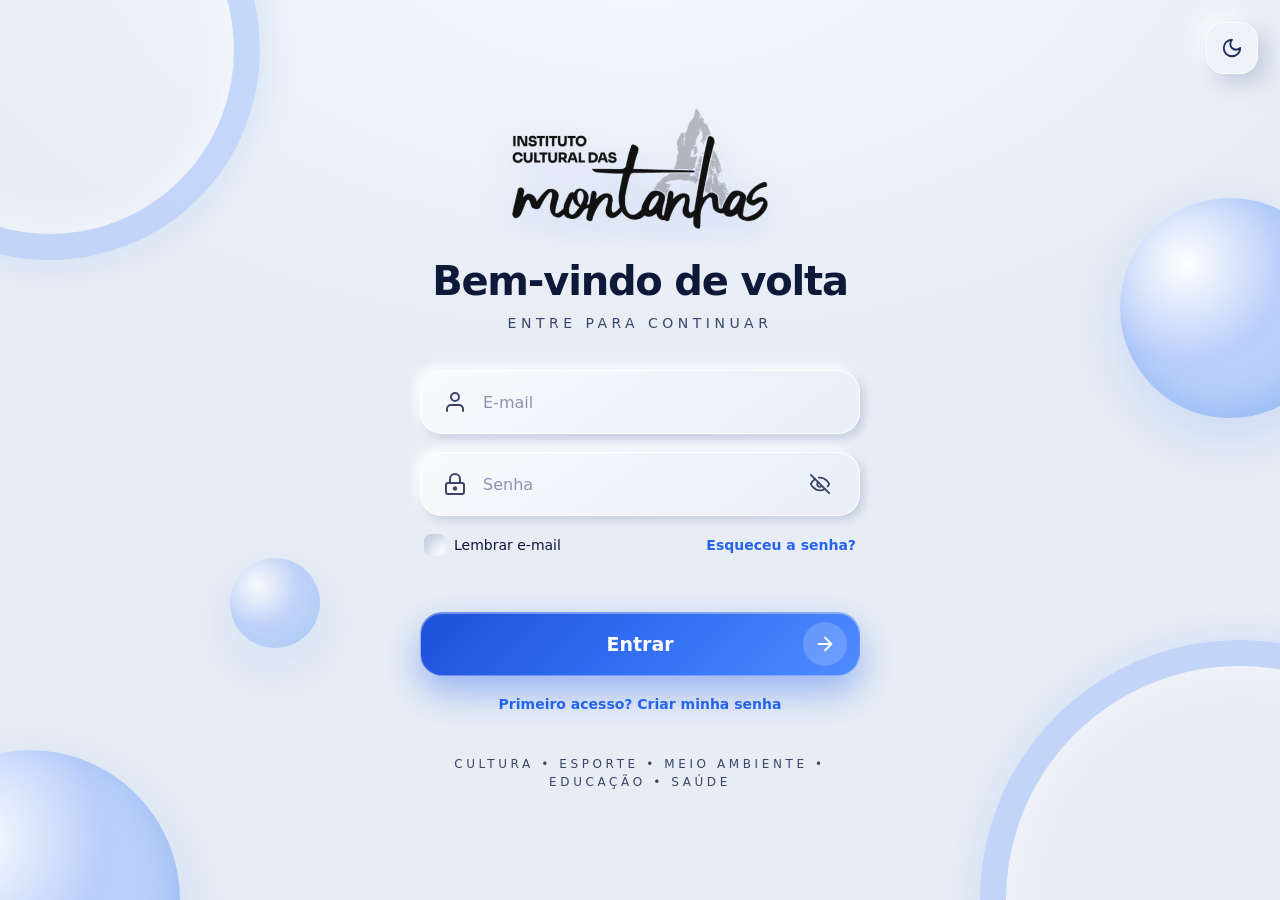
<file: index.html>
<!doctype html>
<html lang="pt-BR">
<head>
  <meta charset="utf-8">
  <meta name="viewport" content="width=device-width, initial-scale=1">
  <title>ICM Sistema</title>
  <meta name="description" content="Sistema de gestão da OSC ICM — alunos, projetos, turmas, eventos e prestação de contas.">
  <meta name="robots" content="noindex, nofollow">
  <meta name="referrer" content="no-referrer">
  <!-- Segurança: só executa scripts deste próprio site; bloqueia scripts de terceiros e inline -->
  <meta http-equiv="Content-Security-Policy" content="default-src 'self'; script-src 'self'; style-src 'self' 'unsafe-inline' https://fonts.googleapis.com; font-src 'self' https://fonts.gstatic.com; img-src 'self' data: blob: https://*.supabase.co https://tile.openstreetmap.org; connect-src 'self' https://*.supabase.co wss://*.supabase.co https://nominatim.openstreetmap.org; object-src 'none'; base-uri 'none'; form-action 'self'; frame-src 'none'">
  <link rel="icon" href="assets/favicon.ico?v=2" sizes="16x16 32x32 48x48">
  <link rel="manifest" href="manifest.webmanifest">
  <link rel="apple-touch-icon" href="assets/apple-touch-icon.png?v=2">
  <meta name="theme-color" content="#1d2a5c">
  <meta name="mobile-web-app-capable" content="yes">
  <meta name="apple-mobile-web-app-capable" content="yes">
  <link rel="preconnect" href="https://fonts.googleapis.com">
  <link rel="preconnect" href="https://fonts.gstatic.com" crossorigin>
  <link href="https://fonts.googleapis.com/css2?family=Inter:wght@400;500;600;700;800;900&display=swap" rel="stylesheet">
  <link rel="stylesheet" href="css/design-system.css">
  <link rel="stylesheet" href="css/app.css">
  <link rel="stylesheet" href="css/report.css">
  <link rel="stylesheet" href="css/revista.css">
</head>
<body>
  <div id="root"></div>
  <noscript>Ative o JavaScript para usar o ICM Sistema.</noscript>

  <script src="js/vendor/qrcode.min.js"></script>
  <script src="js/config.js"></script>
  <script src="js/vendor/supabase.js"></script>
  <script src="js/core/util.js"></script>
  <script src="js/core/icons.js"></script>
  <script src="js/core/marca.js"></script>
  <script src="js/data/constants.js"></script>
  <script src="js/data/seed.js"></script>
  <script src="js/data/seed-comunidade.js"></script>
  <script src="js/data/seed-gestao.js"></script>
  <script src="js/data/seed-financeiro.js"></script>
  <script src="js/data/store.js"></script>
  <script src="js/data/store-supabase.js"></script>
  <script src="js/core/auth.js"></script>
  <script src="js/data/api.js"></script>
  <script src="js/data/api-comunidade.js"></script>
  <script src="js/data/api-gestao.js"></script>
  <script src="js/data/api-rotina.js"></script>
  <script src="js/data/api-chat.js"></script>
  <script src="js/data/api-calendario.js"></script>
  <script src="js/data/api-pedagogico.js"></script>
  <script src="js/data/api-financeiro.js"></script>
  <script src="js/data/api-bolsas.js"></script>
  <script src="js/core/auth-supabase.js"></script>
  <script src="js/core/ui.js"></script>
  <script src="js/core/listas.js"></script>
  <script src="js/core/fotos.js"></script>
  <script src="js/core/geo.js"></script>
  <script src="js/pages/login.js"></script>
  <script src="js/pages/dashboard.js"></script>
  <script src="js/pages/alunos.js"></script>
  <script src="js/pages/aluno-form.js"></script>
  <script src="js/pages/aluno-detalhe.js"></script>
  <script src="js/pages/projetos.js"></script>
  <script src="js/pages/turma.js"></script>
  <script src="js/pages/turmas.js"></script>
  <script src="js/pages/eventos.js"></script>
  <script src="js/pages/relatorios.js"></script>
  <script src="js/pages/patrimonio.js"></script>
  <script src="js/pages/voluntarios.js"></script>
  <script src="js/pages/espera.js"></script>
  <script src="js/pages/reunioes.js"></script>
  <script src="js/pages/certificados.js"></script>
  <script src="js/pages/doadores.js"></script>
  <script src="js/pages/associados.js"></script>
  <script src="js/pages/pesquisas.js"></script>
  <script src="js/pages/agenda.js"></script>
  <script src="js/pages/estoque.js"></script>
  <script src="js/pages/equipe.js"></script>
  <script src="js/pages/avisos.js"></script>
  <script src="js/pages/avisos-faltas.js"></script>
  <script src="js/pages/portal.js"></script>
  <script src="js/pages/assinaturas.js"></script>
  <script src="js/pages/assinaturas-equipe.js"></script>
  <script src="js/pages/rotina.js"></script>
  <script src="js/pages/chamada.js"></script>
  <script src="js/pages/dados.js"></script>
  <script src="js/pages/admin.js"></script>
  <script src="js/pages/chat.js"></script>
  <script src="js/pages/calendario.js"></script>
  <script src="js/pages/grade-semanal.js"></script>
  <script src="js/pages/mapa-atendidos.js"></script>
  <script src="js/pages/cadastros.js"></script>
  <script src="js/pages/financeiro.js"></script>
  <script src="js/pages/bolsistas.js"></script>
  <script src="js/pages/pendencias.js"></script>
  <script src="js/pages/compras.js"></script>
  <script src="js/pages/campanhas.js"></script>
  <script src="js/pages/social.js"></script>
  <script src="js/pages/importar.js"></script>
  <script src="js/reports/reports.js"></script>
  <script src="js/pages/gestao-pedagogica.js"></script>
  <script src="js/pages/impacto.js"></script>
  <script src="js/pages/evento-transporte.js"></script>
  <script src="js/reports/reports-comunidade.js"></script>
  <script src="js/reports/reports-bolsas.js"></script>
  <script src="js/reports/reports-fechamento.js"></script>
  <script src="js/reports/reports-financeiro.js"></script>
  <script src="js/reports/relatorio-anual.js"></script>
  <script src="js/reports/reports-gestao.js"></script>
  <script src="js/reports/reports-mrosc.js"></script>
  <script src="js/pages/governanca.js"></script>
  <script src="js/app.js"></script>
</body>
</html>
</file>
<file: css/design-system.css>
/* =========================================================
   ICM SISTEMA — Design System
   Estilo: neumorfismo suave + vidro, azul elétrico
   ========================================================= */

:root {
  /* Cores base */
  --bg: #e8edf5;
  --bg-2: #dfe6f1;
  --surface: #eef2f8;
  --surface-2: #f5f8fc;
  --surface-sunken: #e3e9f2;
  --line: rgba(255, 255, 255, .75);
  --line-2: rgba(120, 140, 175, .22);
  --text: #0e1838;
  --text-2: #3a4669;
  --muted: #6b7699;
  --placeholder: #8a94b2;

  /* Marca */
  --primary: #2563eb;
  --primary-2: #3b82f6;
  --primary-3: #60a5fa;
  --primary-soft: rgba(37, 99, 235, .12);
  --navy: #1d2a5c;
  --navy-2: #2b3c7a;
  --grad-primary: linear-gradient(135deg, #1e4fd8 0%, #2f6bf2 45%, #4f8cff 100%);
  --grad-navy: linear-gradient(135deg, #18244f 0%, #2a3a78 100%);

  /* Status */
  --ok: #10b981;
  --ok-soft: rgba(16, 185, 129, .14);
  --warn: #f59e0b;
  --warn-soft: rgba(245, 158, 11, .16);
  --danger: #ef4444;
  --danger-soft: rgba(239, 68, 68, .14);
  --info: #0ea5e9;

  /* Áreas de atuação */
  --area-cultura: #8b5cf6;
  --area-esporte: #f97316;
  --area-meio_ambiente: #10b981;
  --area-educacao: #3b82f6;
  --area-saude: #ec4899;

  /* Sombras neumórficas */
  --sh-out-sm: 4px 4px 10px rgba(150, 166, 196, .45), -4px -4px 10px rgba(255, 255, 255, .95);
  --sh-out: 8px 8px 22px rgba(150, 166, 196, .50), -8px -8px 22px rgba(255, 255, 255, .95);
  --sh-out-lg: 16px 16px 40px rgba(140, 158, 190, .50), -14px -14px 36px rgba(255, 255, 255, .95);
  --sh-in: inset 4px 4px 10px rgba(150, 166, 196, .45), inset -4px -4px 10px rgba(255, 255, 255, .95);
  --sh-in-deep: inset 6px 6px 14px rgba(140, 158, 190, .55), inset -6px -6px 14px rgba(255, 255, 255, .95);
  --glow: 0 10px 28px rgba(37, 99, 235, .38), 0 0 0 1px rgba(255, 255, 255, .25) inset;
  --glow-strong: 0 0 0 4px rgba(59, 130, 246, .18), 0 0 26px rgba(59, 130, 246, .45);

  /* Raios */
  --r-xs: 8px;
  --r-sm: 12px;
  --r-md: 16px;
  --r-lg: 22px;
  --r-xl: 28px;
  --r-full: 999px;

  /* Bordas (1, 1.5, 2.5px) */
  --b-1: 1px;
  --b-2: 1.5px;
  --b-3: 2.5px;

  /* Espaçamento */
  --s-1: 4px;
  --s-2: 8px;
  --s-3: 12px;
  --s-4: 16px;
  --s-5: 20px;
  --s-6: 24px;
  --s-8: 32px;
  --s-10: 40px;
  --s-12: 48px;

  /* Tipografia */
  --font: "Inter", "Segoe UI", system-ui, -apple-system, sans-serif;
  --fs-xs: 12px;
  --fs-sm: 13px;
  --fs-md: 14px;
  --fs-lg: 16px;
  --fs-xl: 20px;
  --fs-2xl: 26px;
  --fs-3xl: 34px;

  /* Movimento */
  --ease: cubic-bezier(.22, .8, .26, 1);
  --ease-spring: cubic-bezier(.34, 1.56, .64, 1);
  --t-fast: .15s;
  --t: .25s;
  --t-slow: .45s;

  color-scheme: light;
}

:root[data-theme="dark"] {
  --bg: #0d1428;
  --bg-2: #0a1022;
  --surface: #131c36;
  --surface-2: #18223f;
  --surface-sunken: #0f1730;
  --line: rgba(255, 255, 255, .06);
  --line-2: rgba(140, 160, 210, .16);
  --text: #e8eeff;
  --text-2: #b9c4e4;
  --muted: #8592b8;
  --placeholder: #6a77a0;
  --primary-soft: rgba(79, 140, 255, .16);
  --navy: #2a3a78;
  --navy-2: #34478f;

  --sh-out-sm: 4px 4px 10px rgba(0, 0, 0, .45), -3px -3px 8px rgba(60, 80, 140, .12);
  --sh-out: 8px 8px 22px rgba(0, 0, 0, .50), -6px -6px 18px rgba(60, 80, 140, .12);
  --sh-out-lg: 16px 16px 40px rgba(0, 0, 0, .55), -10px -10px 30px rgba(60, 80, 140, .12);
  --sh-in: inset 4px 4px 10px rgba(0, 0, 0, .45), inset -3px -3px 8px rgba(60, 80, 140, .12);
  --sh-in-deep: inset 6px 6px 14px rgba(0, 0, 0, .55), inset -4px -4px 12px rgba(60, 80, 140, .14);
  color-scheme: dark;
}

/* ---------- Reset ---------- */
*, *::before, *::after { box-sizing: border-box; }
html, body { margin: 0; padding: 0; }
body {
  font-family: var(--font);
  font-size: var(--fs-md);
  color: var(--text);
  background: var(--bg);
  -webkit-font-smoothing: antialiased;
  line-height: 1.5;
  transition: background var(--t-slow) var(--ease), color var(--t) var(--ease);
}
img { max-width: 100%; display: block; }
button, input, select, textarea { font: inherit; color: inherit; }
a { color: var(--primary); text-decoration: none; }
h1, h2, h3, h4 { margin: 0; line-height: 1.2; letter-spacing: -.01em; }
p { margin: 0; }
::selection { background: rgba(59, 130, 246, .28); }
:focus-visible { outline: none; box-shadow: var(--glow-strong) !important; }
[hidden] { display: none !important; }

/* Scrollbar */
::-webkit-scrollbar { width: 10px; height: 10px; }
::-webkit-scrollbar-thumb { background: var(--line-2); border-radius: 10px; border: 2px solid var(--bg); }
::-webkit-scrollbar-track { background: transparent; }

/* ---------- Superfícies ---------- */
.card {
  background: var(--surface);
  border-radius: var(--r-lg);
  box-shadow: var(--sh-out);
  border: var(--b-1) solid var(--line);
  padding: var(--s-6);
  transition: transform var(--t) var(--ease), box-shadow var(--t) var(--ease);
}
.card.hoverable:hover { transform: translateY(-3px); box-shadow: var(--sh-out-lg); }
.card.flat { box-shadow: var(--sh-out-sm); }
.card.sunken { box-shadow: var(--sh-in); background: var(--surface-sunken); }
.card-head { display: flex; align-items: center; justify-content: space-between; gap: var(--s-3); margin-bottom: var(--s-4); }
.card-title { font-size: var(--fs-lg); font-weight: 700; }
.card-sub { color: var(--muted); font-size: var(--fs-sm); }

.glass {
  background: rgba(255, 255, 255, .55);
  backdrop-filter: blur(18px) saturate(140%);
  -webkit-backdrop-filter: blur(18px) saturate(140%);
  border: var(--b-1) solid rgba(255, 255, 255, .7);
}
:root[data-theme="dark"] .glass { background: rgba(24, 34, 63, .6); border-color: rgba(255, 255, 255, .08); }

/* ---------- Botões ---------- */
.btn {
  --btn-bg: var(--surface);
  position: relative;
  display: inline-flex; align-items: center; justify-content: center; gap: var(--s-2);
  height: 42px; padding: 0 var(--s-5);
  border-radius: var(--r-md);
  border: var(--b-1) solid var(--line);
  background: var(--btn-bg);
  box-shadow: var(--sh-out-sm);
  font-weight: 600; font-size: var(--fs-md);
  cursor: pointer; overflow: hidden; white-space: nowrap;
  transition: transform var(--t-fast) var(--ease), box-shadow var(--t) var(--ease), filter var(--t) var(--ease);
  user-select: none;
}
.btn:hover { transform: translateY(-2px); box-shadow: var(--sh-out); }
.btn:active { transform: translateY(0) scale(.98); box-shadow: var(--sh-in); }
.btn svg { flex: none; }
.btn-primary {
  background: var(--grad-primary); color: #fff; border-color: rgba(255, 255, 255, .25);
  box-shadow: var(--glow);
}
.btn-primary:hover { box-shadow: 0 14px 34px rgba(37, 99, 235, .48); filter: brightness(1.06); }
.btn-primary:active { box-shadow: inset 0 3px 10px rgba(0, 0, 0, .25); }
.btn-navy { background: var(--grad-navy); color: #fff; border-color: rgba(255, 255, 255, .12); box-shadow: 0 8px 20px rgba(24, 36, 79, .35); }
.btn-danger { color: var(--danger); }
.btn-danger.solid { background: linear-gradient(135deg, #dc2626, #f87171); color: #fff; box-shadow: 0 10px 24px rgba(239, 68, 68, .35); }
.btn-ghost { background: transparent; box-shadow: none; border-color: transparent; }
.btn-ghost:hover { background: var(--primary-soft); box-shadow: none; }
.btn-sm { height: 34px; padding: 0 var(--s-3); font-size: var(--fs-sm); border-radius: var(--r-sm); }
.btn-lg { height: 52px; padding: 0 var(--s-8); font-size: var(--fs-lg); border-radius: var(--r-lg); }
.btn-icon { width: 42px; padding: 0; }
.btn-icon.btn-sm { width: 34px; }
.btn[disabled], .btn.is-disabled { opacity: .5; box-shadow: none; pointer-events: none; filter: grayscale(.4); }
.btn.is-loading { pointer-events: none; color: transparent !important; }
.btn.is-loading::after {
  content: ""; position: absolute; width: 18px; height: 18px; border-radius: 50%;
  border: 2.5px solid rgba(255, 255, 255, .4); border-top-color: #fff; animation: spin .7s linear infinite;
}
.btn:not(.btn-primary):not(.btn-navy).is-loading::after { border-color: var(--line-2); border-top-color: var(--primary); }

/* Ripple */
.ripple {
  position: absolute; border-radius: 50%; transform: scale(0); pointer-events: none;
  background: rgba(255, 255, 255, .45); animation: ripple .6s var(--ease) forwards;
}
.btn:not(.btn-primary):not(.btn-navy) .ripple { background: rgba(59, 130, 246, .22); }

/* ---------- Formulários ---------- */
.field { display: flex; flex-direction: column; gap: 6px; min-width: 0; }
.field > label, .label { font-size: var(--fs-sm); font-weight: 600; color: var(--text-2); }
.field .hint { font-size: var(--fs-xs); color: var(--muted); }
.input, .select, .textarea {
  width: 100%; height: 44px; padding: 0 var(--s-4);
  border-radius: var(--r-md); border: var(--b-2) solid transparent;
  background: var(--surface-sunken); box-shadow: var(--sh-in);
  outline: none; transition: box-shadow var(--t) var(--ease), border-color var(--t) var(--ease), background var(--t);
}
.textarea { height: auto; min-height: 96px; padding: var(--s-3) var(--s-4); resize: vertical; line-height: 1.5; }
.input::placeholder, .textarea::placeholder { color: var(--placeholder); }
.input:focus, .select:focus, .textarea:focus {
  border-color: rgba(59, 130, 246, .7); background: var(--surface-2);
  box-shadow: var(--sh-in), 0 0 0 4px rgba(59, 130, 246, .14), 0 0 22px rgba(59, 130, 246, .25);
}
.input:disabled, .select:disabled, .textarea:disabled { opacity: .55; box-shadow: none; }
.select {
  appearance: none; padding-right: 40px; cursor: pointer;
  background-image: url("data:image/svg+xml,%3Csvg xmlns='http://www.w3.org/2000/svg' width='16' height='16' fill='none' stroke='%236b7699' stroke-width='2' stroke-linecap='round' stroke-linejoin='round' viewBox='0 0 24 24'%3E%3Cpath d='m6 9 6 6 6-6'/%3E%3C/svg%3E");
  background-repeat: no-repeat; background-position: right 14px center;
}
.input-icon { position: relative; }
.input-icon > svg { position: absolute; left: 14px; top: 50%; transform: translateY(-50%); color: var(--muted); pointer-events: none; }
.input-icon > .input { padding-left: 44px; }
.field.invalid .input, .field.invalid .select, .field.invalid .textarea { border-color: rgba(239, 68, 68, .7); }

/* Toggle */
.toggle { position: relative; display: inline-flex; align-items: center; gap: var(--s-3); cursor: pointer; user-select: none; }
.toggle input { position: absolute; opacity: 0; pointer-events: none; }
.toggle .track {
  width: 52px; height: 30px; border-radius: var(--r-full); background: var(--surface-sunken);
  box-shadow: var(--sh-in); position: relative; transition: background var(--t) var(--ease);
}
.toggle .track::after {
  content: ""; position: absolute; top: 4px; left: 4px; width: 22px; height: 22px; border-radius: 50%;
  background: var(--surface-2); box-shadow: 2px 2px 6px rgba(0, 0, 0, .18);
  transition: transform var(--t) var(--ease-spring);
}
.toggle input:checked + .track { background: var(--grad-primary); box-shadow: var(--glow); }
.toggle input:checked + .track::after { transform: translateX(22px); background: #fff; }

/* Checkbox */
.check { display: inline-flex; align-items: center; gap: var(--s-2); cursor: pointer; user-select: none; }
.check input { appearance: none; width: 22px; height: 22px; border-radius: 7px; background: var(--surface-sunken); box-shadow: var(--sh-in); margin: 0; cursor: pointer; display: grid; place-items: center; transition: all var(--t) var(--ease); }
.check input:checked { background: var(--grad-primary); box-shadow: var(--glow); }
.check input:checked::after { content: ""; width: 10px; height: 6px; border: 2.5px solid #fff; border-top: 0; border-right: 0; transform: rotate(-45deg) translate(1px, -1px); }

/* Segmented */
.segmented { display: inline-flex; padding: 4px; gap: 4px; border-radius: var(--r-md); background: var(--surface-sunken); box-shadow: var(--sh-in); }
.segmented button { border: 0; background: transparent; padding: 7px 14px; border-radius: var(--r-sm); font-weight: 600; font-size: var(--fs-sm); color: var(--muted); cursor: pointer; transition: all var(--t) var(--ease); }
.segmented button.active { background: var(--surface-2); color: var(--primary); box-shadow: var(--sh-out-sm); }

/* ---------- Badges / chips ---------- */
.badge {
  display: inline-flex; align-items: center; gap: 6px; height: 24px; padding: 0 10px;
  border-radius: var(--r-full); font-size: var(--fs-xs); font-weight: 700; letter-spacing: .01em;
  background: var(--primary-soft); color: var(--primary); white-space: nowrap;
}
.badge.ok { background: var(--ok-soft); color: #059669; }
.badge.warn { background: var(--warn-soft); color: #b45309; }
.badge.danger { background: var(--danger-soft); color: #dc2626; }
.badge.neutral { background: var(--line-2); color: var(--text-2); }
.badge .dot { width: 7px; height: 7px; border-radius: 50%; background: currentColor; }
:root[data-theme="dark"] .badge.ok { color: #34d399; }
:root[data-theme="dark"] .badge.warn { color: #fbbf24; }
:root[data-theme="dark"] .badge.danger { color: #f87171; }

.area-chip { --c: var(--primary); display: inline-flex; align-items: center; gap: 6px; height: 26px; padding: 0 10px; border-radius: var(--r-full); font-size: var(--fs-xs); font-weight: 700; color: var(--c); background: color-mix(in srgb, var(--c) 14%, transparent); }
.area-chip::before { content: ""; width: 8px; height: 8px; border-radius: 50%; background: var(--c); box-shadow: 0 0 8px var(--c); }

/* Avatar */
.avatar {
  --c: var(--primary);
  width: 40px; height: 40px; border-radius: 14px; flex: none;
  display: grid; place-items: center; font-weight: 800; font-size: 14px; color: #fff;
  background: linear-gradient(135deg, var(--c), color-mix(in srgb, var(--c) 60%, #fff));
  box-shadow: 0 6px 14px color-mix(in srgb, var(--c) 40%, transparent);
  overflow: hidden;
}
.avatar img { width: 100%; height: 100%; object-fit: cover; }
.avatar.lg { width: 88px; height: 88px; border-radius: 28px; font-size: 30px; }
.avatar.sm { width: 30px; height: 30px; border-radius: 10px; font-size: 11px; }

/* ---------- Tabela ---------- */
.table-wrap { overflow-x: auto; border-radius: var(--r-md); }
.table { width: 100%; border-collapse: separate; border-spacing: 0 6px; }
.table th { text-align: left; font-size: var(--fs-xs); font-weight: 700; text-transform: uppercase; letter-spacing: .06em; color: var(--muted); padding: 6px 14px; white-space: nowrap; }
.table td { padding: 12px 14px; background: var(--surface-2); vertical-align: middle; transition: background var(--t) var(--ease); }
.table td:first-child { border-radius: var(--r-sm) 0 0 var(--r-sm); }
.table td:last-child { border-radius: 0 var(--r-sm) var(--r-sm) 0; }
.table tbody tr { cursor: default; }
.table tbody tr.clickable { cursor: pointer; }
.table tbody tr:hover td { background: color-mix(in srgb, var(--primary) 7%, var(--surface-2)); }
.table tbody tr.active td { background: color-mix(in srgb, var(--primary) 12%, var(--surface-2)); }

/* ---------- Tabs ---------- */
.tabs { display: flex; gap: 6px; padding: 5px; border-radius: var(--r-md); background: var(--surface-sunken); box-shadow: var(--sh-in); overflow-x: auto; scrollbar-width: none; }
.tabs::-webkit-scrollbar { display: none; }
/* No computador todas as abas ficam visíveis (quebram linha); no celular a barra desliza para o lado */
@media (min-width: 760px) { .tabs { flex-wrap: wrap; overflow: visible; } }
.tab { border: 0; background: transparent; padding: 9px 16px; border-radius: var(--r-sm); font-weight: 600; font-size: var(--fs-sm); color: var(--muted); cursor: pointer; white-space: nowrap; display: inline-flex; gap: 8px; align-items: center; transition: all var(--t) var(--ease); }
.tab:hover { color: var(--text); }
.tab.active { background: var(--surface-2); color: var(--primary); box-shadow: var(--sh-out-sm); }
.tab-panel { animation: fadeUp var(--t-slow) var(--ease); }

/* ---------- Progresso ---------- */
.progress { height: 10px; border-radius: var(--r-full); background: var(--surface-sunken); box-shadow: var(--sh-in); overflow: hidden; }
.progress > span { display: block; height: 100%; border-radius: inherit; background: var(--grad-primary); box-shadow: 0 0 12px rgba(59, 130, 246, .5); transition: width 1s var(--ease); }
.progress.ok > span { background: linear-gradient(90deg, #059669, #34d399); box-shadow: 0 0 12px rgba(16, 185, 129, .5); }
.progress.warn > span { background: linear-gradient(90deg, #d97706, #fbbf24); }
.progress.danger > span { background: linear-gradient(90deg, #dc2626, #f87171); }

/* ---------- Modal / Drawer ---------- */
.overlay {
  position: fixed; inset: 0; z-index: 100; display: grid; place-items: center; padding: var(--s-4);
  background: rgba(15, 24, 56, .28); backdrop-filter: blur(6px); -webkit-backdrop-filter: blur(6px);
  animation: fadeIn var(--t) var(--ease);
}
.overlay.closing { animation: fadeOut var(--t) var(--ease) forwards; }
.modal {
  width: min(720px, 100%); max-height: calc(100vh - 32px); overflow: auto;
  background: var(--surface); border-radius: var(--r-xl); box-shadow: var(--sh-out-lg); border: var(--b-1) solid var(--line);
  animation: popIn var(--t-slow) var(--ease-spring);
}
.modal.wide { width: min(1040px, 100%); }
.modal.sm { width: min(460px, 100%); }
.overlay.closing .modal { animation: popOut var(--t) var(--ease) forwards; }
.modal-head { position: sticky; top: 0; z-index: 2; display: flex; align-items: center; justify-content: space-between; gap: var(--s-3); padding: var(--s-5) var(--s-6); background: var(--surface); border-bottom: var(--b-1) solid var(--line-2); }
.modal-title { font-size: var(--fs-xl); font-weight: 800; }
.modal-body { padding: var(--s-6); }
.modal-foot { position: sticky; bottom: 0; display: flex; justify-content: flex-end; gap: var(--s-3); padding: var(--s-4) var(--s-6); background: var(--surface); border-top: var(--b-1) solid var(--line-2); }

/* ---------- Toast ---------- */
.toasts { position: fixed; right: 20px; bottom: 20px; z-index: 300; display: flex; flex-direction: column; gap: 10px; }
.toast {
  display: flex; align-items: center; gap: 12px; min-width: 280px; max-width: 420px; padding: 14px 16px;
  border-radius: var(--r-md); background: var(--surface-2); box-shadow: var(--sh-out-lg); border: var(--b-1) solid var(--line);
  font-weight: 600; animation: toastIn .45s var(--ease-spring);
}
.toast.out { animation: toastOut .3s var(--ease) forwards; }
.toast .ic { width: 32px; height: 32px; border-radius: 10px; display: grid; place-items: center; color: #fff; background: var(--grad-primary); flex: none; }
.toast.ok .ic { background: linear-gradient(135deg, #059669, #34d399); }
.toast.warn .ic { background: linear-gradient(135deg, #d97706, #fbbf24); }
.toast.danger .ic { background: linear-gradient(135deg, #dc2626, #f87171); }

/* ---------- Utilitários ---------- */
.row { display: flex; align-items: center; gap: var(--s-3); }
.row.wrap { flex-wrap: wrap; }
.row.between { justify-content: space-between; }
.row.end { justify-content: flex-end; }
.col { display: flex; flex-direction: column; gap: var(--s-3); }
.grid { display: grid; gap: var(--s-5); }
.grid-2 { grid-template-columns: repeat(2, minmax(0, 1fr)); }
.grid-3 { grid-template-columns: repeat(3, minmax(0, 1fr)); }
.grid-4 { grid-template-columns: repeat(4, minmax(0, 1fr)); }
.span-2 { grid-column: span 2; }
.span-3 { grid-column: span 3; }
.span-all { grid-column: 1 / -1; }
.muted { color: var(--muted); }
.small { font-size: var(--fs-sm); }
.xs { font-size: var(--fs-xs); }
.bold { font-weight: 700; }
.grow { flex: 1; min-width: 0; }
.truncate { overflow: hidden; text-overflow: ellipsis; white-space: nowrap; }
.mt-2 { margin-top: var(--s-2); } .mt-4 { margin-top: var(--s-4); } .mt-6 { margin-top: var(--s-6); }
.mb-4 { margin-bottom: var(--s-4); }
.divider { height: 1px; background: var(--line-2); margin: var(--s-5) 0; border: 0; }
.empty { text-align: center; padding: var(--s-10) var(--s-4); color: var(--muted); }
.empty svg { margin: 0 auto var(--s-3); opacity: .5; }

@media (max-width: 1100px) { .grid-4 { grid-template-columns: repeat(2, minmax(0, 1fr)); } .grid-3 { grid-template-columns: repeat(2, minmax(0, 1fr)); } }
@media (max-width: 720px) { .grid-2, .grid-3, .grid-4 { grid-template-columns: 1fr; } .span-2, .span-3 { grid-column: auto; } }

/* ---------- Animações ---------- */
@keyframes spin { to { transform: rotate(360deg); } }
@keyframes ripple { to { transform: scale(4); opacity: 0; } }
@keyframes fadeIn { from { opacity: 0; } to { opacity: 1; } }
@keyframes fadeOut { to { opacity: 0; } }
@keyframes fadeUp { from { opacity: 0; transform: translateY(12px); } to { opacity: 1; transform: none; } }
@keyframes popIn { from { opacity: 0; transform: translateY(18px) scale(.96); } to { opacity: 1; transform: none; } }
@keyframes popOut { to { opacity: 0; transform: translateY(10px) scale(.97); } }
@keyframes toastIn { from { opacity: 0; transform: translateX(40px) scale(.95); } to { opacity: 1; transform: none; } }
@keyframes toastOut { to { opacity: 0; transform: translateX(40px); } }
@keyframes float { 0%, 100% { transform: translateY(0); } 50% { transform: translateY(-12px); } }
@keyframes pulseGlow { 0%, 100% { box-shadow: 0 0 0 0 rgba(239, 68, 68, .45); } 50% { box-shadow: 0 0 0 8px rgba(239, 68, 68, 0); } }
@keyframes shimmer { from { background-position: -400px 0; } to { background-position: 400px 0; } }

.stagger > * { animation: fadeUp .5s var(--ease) both; }
.stagger > *:nth-child(1) { animation-delay: .02s; } .stagger > *:nth-child(2) { animation-delay: .07s; }
.stagger > *:nth-child(3) { animation-delay: .12s; } .stagger > *:nth-child(4) { animation-delay: .17s; }
.stagger > *:nth-child(5) { animation-delay: .22s; } .stagger > *:nth-child(6) { animation-delay: .27s; }
.stagger > *:nth-child(7) { animation-delay: .32s; } .stagger > *:nth-child(8) { animation-delay: .37s; }
.stagger > *:nth-child(n+9) { animation-delay: .4s; }

@media (prefers-reduced-motion: reduce) {
  *, *::before, *::after { animation-duration: .01ms !important; animation-iteration-count: 1 !important; transition-duration: .01ms !important; }
}
</file>
<file: css/app.css>
/* =========================================================
   ICM SISTEMA — Telas
   ========================================================= */

/* ---------- Fundo animado (login e app) ---------- */
.bg-orbs { position: fixed; inset: 0; overflow: hidden; pointer-events: none; z-index: 0; }
.bg-orbs .orb {
  position: absolute; border-radius: 50%;
  background: radial-gradient(circle at 30% 30%, rgba(255, 255, 255, .9), rgba(147, 180, 255, .55) 45%, rgba(59, 130, 246, .25) 75%);
  box-shadow: inset -10px -14px 30px rgba(59, 130, 246, .25), 0 20px 60px rgba(59, 130, 246, .18);
  animation: orbFloat 18s ease-in-out infinite;
}
.bg-orbs .orb.ring { background: transparent; border: 26px solid rgba(96, 150, 255, .28); box-shadow: inset 0 0 40px rgba(255, 255, 255, .6), 0 0 40px rgba(59, 130, 246, .15); }
.bg-orbs .o1 { width: 420px; height: 420px; left: -160px; top: -160px; }
.bg-orbs .o2 { width: 220px; height: 220px; right: -60px; top: 22%; animation-delay: -4s; animation-duration: 22s; }
.bg-orbs .o3 { width: 520px; height: 520px; right: -220px; bottom: -260px; animation-delay: -9s; }
.bg-orbs .o4 { width: 300px; height: 300px; left: -120px; bottom: -150px; animation-delay: -2s; animation-duration: 26s; }
.bg-orbs .o5 { width: 90px; height: 90px; left: 18%; top: 62%; animation-delay: -6s; animation-duration: 14s; opacity: .7; }
:root[data-theme="dark"] .bg-orbs .orb { background: radial-gradient(circle at 30% 30%, rgba(120, 160, 255, .35), rgba(40, 70, 170, .25) 50%, rgba(20, 30, 80, .1) 80%); box-shadow: 0 20px 60px rgba(30, 70, 200, .25); }
:root[data-theme="dark"] .bg-orbs .orb.ring { background: transparent; border-color: rgba(80, 120, 255, .18); }
@keyframes orbFloat {
  0%, 100% { transform: translate(0, 0) scale(1); }
  33% { transform: translate(24px, -30px) scale(1.04); }
  66% { transform: translate(-18px, 20px) scale(.97); }
}

/* ---------- Login ---------- */
.login-screen {
  position: relative; min-height: 100vh; display: grid; place-items: center; padding: 32px 16px;
  background: radial-gradient(1200px 700px at 50% -10%, #f6f9ff 0%, var(--bg) 60%);
  overflow: hidden;
}
:root[data-theme="dark"] .login-screen { background: radial-gradient(1200px 700px at 50% -10%, #17224a 0%, var(--bg) 60%); }
.login-card { position: relative; z-index: 2; width: min(440px, 100%); display: flex; flex-direction: column; align-items: center; text-align: center; }
.login-logo {
  width: 168px; height: 168px; border-radius: 48px; display: grid; place-items: center; margin-bottom: 28px;
  background: linear-gradient(145deg, rgba(255, 255, 255, .85), rgba(230, 237, 250, .6));
  box-shadow: var(--sh-out-lg), inset 0 2px 0 rgba(255, 255, 255, .9);
  border: 1.5px solid rgba(255, 255, 255, .9);
  animation: float 6s ease-in-out infinite, popIn .9s var(--ease-spring) both;
}
:root[data-theme="dark"] .login-logo { background: linear-gradient(145deg, rgba(40, 54, 100, .7), rgba(20, 28, 60, .6)); border-color: rgba(255, 255, 255, .08); }
.login-logo svg { width: 104px; height: 104px; filter: drop-shadow(0 10px 18px rgba(37, 99, 235, .4)); }
.login-logo .wave { transform-origin: center; animation: waveIn 1.2s var(--ease-spring) both; }
.login-logo .wave.w2 { animation-delay: .15s; } .login-logo .wave.w3 { animation-delay: .3s; }
@keyframes waveIn { from { opacity: 0; transform: translateY(14px) scale(.8) rotate(-8deg); } to { opacity: 1; transform: none; } }
.login-title { font-size: 40px; font-weight: 900; letter-spacing: -.03em; color: var(--text); animation: fadeUp .7s .2s var(--ease) both; }
.login-sub { margin-top: 8px; font-size: 14px; letter-spacing: .32em; text-transform: uppercase; color: var(--text-2); animation: fadeUp .7s .3s var(--ease) both; }
.login-form { width: 100%; margin-top: 36px; display: flex; flex-direction: column; gap: 18px; }
.login-form > * { animation: fadeUp .6s var(--ease) both; }
.login-form > *:nth-child(1) { animation-delay: .38s; } .login-form > *:nth-child(2) { animation-delay: .46s; }
.login-form > *:nth-child(3) { animation-delay: .54s; } .login-form > *:nth-child(4) { animation-delay: .62s; }
.login-form > *:nth-child(5) { animation-delay: .70s; } .login-form > *:nth-child(6) { animation-delay: .78s; }
.login-input {
  position: relative; display: flex; align-items: center; gap: 14px; height: 64px; padding: 0 22px;
  border-radius: 22px; background: linear-gradient(145deg, rgba(255, 255, 255, .7), rgba(232, 238, 250, .55));
  border: 1.5px solid rgba(255, 255, 255, .9); box-shadow: var(--sh-out-sm);
  transition: box-shadow var(--t) var(--ease), border-color var(--t) var(--ease), transform var(--t) var(--ease);
}
:root[data-theme="dark"] .login-input { background: rgba(24, 34, 63, .7); border-color: rgba(255, 255, 255, .06); }
.login-input:focus-within { border-color: rgba(59, 130, 246, .65); box-shadow: var(--sh-out-sm), 0 0 0 5px rgba(59, 130, 246, .12), 0 0 28px rgba(59, 130, 246, .28); transform: translateY(-1px); }
.login-input > svg { color: var(--text-2); flex: none; }
.login-input input { flex: 1; min-width: 0; height: 100%; border: 0; background: transparent; outline: none; font-size: 16px; }
.login-input input::placeholder { color: var(--placeholder); }
.login-input .eye { border: 0; background: transparent; color: var(--text-2); cursor: pointer; display: grid; place-items: center; padding: 6px; border-radius: 10px; }
.login-input .eye:hover { background: var(--primary-soft); }
.login-row { display: flex; align-items: center; justify-content: space-between; font-size: 14px; padding: 0 4px; }
.login-row a { font-weight: 600; }
.login-btn {
  position: relative; height: 64px; border-radius: 22px; border: 1.5px solid rgba(255, 255, 255, .35);
  background: var(--grad-primary); color: #fff; font-size: 19px; font-weight: 700; cursor: pointer; overflow: hidden;
  box-shadow: 0 16px 36px rgba(37, 99, 235, .42), inset 0 1px 0 rgba(255, 255, 255, .35);
  transition: transform var(--t) var(--ease), box-shadow var(--t) var(--ease);
}
.login-btn::before { content: ""; position: absolute; inset: 0; background: linear-gradient(110deg, transparent 30%, rgba(255, 255, 255, .35) 50%, transparent 70%); transform: translateX(-100%); animation: sheen 3.6s 1.5s ease-in-out infinite; }
@keyframes sheen { 0%, 60% { transform: translateX(-100%); } 100% { transform: translateX(100%); } }
.login-btn:hover { transform: translateY(-2px); box-shadow: 0 22px 44px rgba(37, 99, 235, .5); }
.login-btn:active { transform: scale(.985); }
.login-btn .arrow { position: absolute; right: 12px; top: 50%; transform: translateY(-50%); width: 44px; height: 44px; border-radius: 50%; display: grid; place-items: center; background: rgba(255, 255, 255, .18); transition: transform var(--t) var(--ease-spring); }
.login-btn:hover .arrow { transform: translate(4px, -50%); }
.login-btn.is-loading .btn-label { opacity: 0; }
.login-btn.is-loading .arrow { animation: spin 1s linear infinite; transform: translateY(-50%); }
.login-btn.success { background: linear-gradient(135deg, #059669, #34d399); box-shadow: 0 16px 36px rgba(16, 185, 129, .42); }
.login-error { color: var(--danger); font-weight: 600; font-size: 14px; min-height: 20px; }
.login-card.shake { animation: shake .45s var(--ease); }
@keyframes shake { 20%, 60% { transform: translateX(-10px); } 40%, 80% { transform: translateX(10px); } }
.login-divider { display: flex; align-items: center; gap: 14px; color: var(--text-2); font-size: 12px; letter-spacing: .24em; text-transform: uppercase; }
.login-divider::before, .login-divider::after { content: ""; flex: 1; height: 1.5px; background: linear-gradient(90deg, transparent, rgba(59, 130, 246, .45), transparent); }
.demo-users { display: flex; justify-content: center; gap: 14px; flex-wrap: wrap; }
.demo-user {
  display: flex; flex-direction: column; align-items: center; gap: 6px; width: 96px; padding: 14px 8px; border-radius: 22px;
  border: 1.5px solid rgba(255, 255, 255, .8); background: linear-gradient(145deg, rgba(255, 255, 255, .7), rgba(232, 238, 250, .5));
  box-shadow: var(--sh-out-sm); cursor: pointer; font-size: 12px; font-weight: 700; color: var(--text-2);
  transition: transform var(--t) var(--ease-spring), box-shadow var(--t) var(--ease);
}
:root[data-theme="dark"] .demo-user { background: rgba(24, 34, 63, .7); border-color: rgba(255, 255, 255, .06); }
.demo-user:hover { transform: translateY(-4px) scale(1.04); box-shadow: var(--sh-out); }
.demo-user .avatar { width: 38px; height: 38px; }
.login-tagline { margin-top: 40px; font-size: 12px; letter-spacing: .3em; color: var(--text-2); text-transform: uppercase; animation: fadeIn 1s 1s both; }
.theme-fab {
  position: fixed; top: 22px; right: 22px; z-index: 5; width: 52px; height: 52px; border-radius: 18px; border: 1.5px solid var(--line);
  background: var(--surface); box-shadow: var(--sh-out); color: var(--navy); cursor: pointer; display: grid; place-items: center;
  transition: transform var(--t) var(--ease-spring);
}
:root[data-theme="dark"] .theme-fab { color: #ffd66b; }
.theme-fab:hover { transform: rotate(-18deg) scale(1.06); }
.login-exit { animation: loginExit .7s var(--ease) forwards; }
@keyframes loginExit { to { opacity: 0; transform: scale(1.06); filter: blur(8px); } }

/* ---------- Shell ---------- */
.app { position: relative; display: grid; grid-template-columns: 260px minmax(0, 1fr); min-height: 100vh; animation: fadeIn .6s var(--ease); }
.app.collapsed { grid-template-columns: 96px minmax(0, 1fr); }
.sidebar {
  position: sticky; top: 0; height: 100vh; z-index: 20; padding: 18px 14px; display: flex; flex-direction: column; gap: 10px;
}
.sidebar-inner {
  height: 100%; display: flex; flex-direction: column; gap: 6px; padding: 16px 12px; border-radius: 28px;
  background: var(--surface); box-shadow: var(--sh-out); border: var(--b-1) solid var(--line); overflow-y: auto; overflow-x: hidden;
}
.brand { display: flex; align-items: center; gap: 12px; padding: 6px 8px 16px; }
.brand-mark { width: 44px; height: 44px; border-radius: 15px; flex: none; display: grid; place-items: center; background: var(--surface-2); box-shadow: var(--sh-out-sm); }
.brand-mark svg { width: 30px; height: 30px; }
.brand-name { font-weight: 900; font-size: 18px; letter-spacing: -.02em; line-height: 1; }
.brand-name small { display: block; font-size: 11px; font-weight: 600; color: var(--muted); letter-spacing: .06em; margin-top: 4px; }
.nav-section { font-size: 11px; font-weight: 800; color: var(--muted); letter-spacing: .14em; text-transform: uppercase; padding: 14px 12px 6px; white-space: nowrap; }
.nav-item {
  position: relative; display: flex; align-items: center; gap: 12px; height: 46px; padding: 0 12px; border-radius: 15px;
  color: var(--text-2); font-weight: 600; white-space: nowrap; transition: all var(--t) var(--ease);
}
.nav-item .nav-ic { width: 34px; height: 34px; flex: none; border-radius: 11px; display: grid; place-items: center; background: var(--surface-2); box-shadow: var(--sh-out-sm); transition: all var(--t) var(--ease); }
.nav-item:hover { color: var(--text); background: var(--primary-soft); }
.nav-item:hover .nav-ic { transform: scale(1.06); }
.nav-item.active { color: var(--primary); background: var(--surface-2); box-shadow: var(--sh-in); }
.nav-item.active .nav-ic { background: var(--grad-primary); color: #fff; box-shadow: var(--glow); }
.nav-item .count { margin-left: auto; font-size: 11px; font-weight: 800; min-width: 22px; height: 22px; padding: 0 6px; border-radius: 999px; display: grid; place-items: center; background: var(--danger); color: #fff; animation: pulseGlow 2s infinite; }
.app.collapsed .nav-item span.lbl, .app.collapsed .brand-name, .app.collapsed .nav-section, .app.collapsed .nav-item .count, .app.collapsed .side-user .info { display: none; }
.app.collapsed .nav-item { justify-content: center; padding: 0; }
.app.collapsed .brand { justify-content: center; }
.side-user { margin-top: auto; display: flex; align-items: center; gap: 10px; padding: 10px; border-radius: 18px; background: var(--surface-sunken); box-shadow: var(--sh-in); }
.side-user .info { min-width: 0; flex: 1; }
.side-user .name { font-weight: 700; font-size: 13px; }
.side-user .role { font-size: 11px; color: var(--muted); }

.main { min-width: 0; padding: 18px 28px 48px 14px; position: relative; z-index: 1; }
.topbar { position: sticky; top: 12px; z-index: 15; display: flex; align-items: center; gap: 14px; padding: 12px 16px; border-radius: 22px; margin-bottom: 26px; box-shadow: var(--sh-out-sm); }
.topbar .search { flex: 1; max-width: 520px; }
.topbar .search .input { height: 42px; }
.crumbs { display: flex; align-items: center; gap: 8px; font-size: 13px; color: var(--muted); font-weight: 600; }
.crumbs a { color: var(--muted); } .crumbs a:hover { color: var(--primary); }
.crumbs .cur { color: var(--text); }
.search-results { position: absolute; top: calc(100% + 8px); left: 0; right: 0; max-height: 380px; overflow: auto; padding: 8px; border-radius: 18px; background: var(--surface); box-shadow: var(--sh-out-lg); border: var(--b-1) solid var(--line); animation: popIn .25s var(--ease); }
.search-results a { display: flex; align-items: center; gap: 10px; padding: 10px; border-radius: 12px; color: var(--text); }
.search-results a:hover, .search-results a.hl { background: var(--primary-soft); }

.page-head { display: flex; align-items: flex-end; justify-content: space-between; gap: 16px; flex-wrap: wrap; margin-bottom: 24px; }
.page-title { font-size: var(--fs-3xl); font-weight: 900; letter-spacing: -.03em; }
.page-sub { color: var(--muted); margin-top: 6px; }
.page { animation: fadeUp .45s var(--ease); }

/* ---------- Stat cards ---------- */
.stat { position: relative; overflow: hidden; display: flex; flex-direction: column; gap: 12px; }
.stat .ic { --c: var(--primary); width: 48px; height: 48px; border-radius: 16px; display: grid; place-items: center; color: #fff; background: linear-gradient(135deg, var(--c), color-mix(in srgb, var(--c) 55%, #fff)); box-shadow: 0 10px 22px color-mix(in srgb, var(--c) 40%, transparent); }
.stat .val { font-size: 32px; font-weight: 900; letter-spacing: -.03em; line-height: 1; }
.stat .lbl { color: var(--muted); font-weight: 600; font-size: 13px; }
.stat .trend { position: absolute; top: 22px; right: 22px; }
.stat::after { content: ""; position: absolute; right: -40px; bottom: -40px; width: 140px; height: 140px; border-radius: 50%; background: radial-gradient(circle, var(--primary-soft), transparent 70%); }

/* ---------- Listas / cards de entidades ---------- */
.list-item { display: flex; align-items: center; gap: 12px; padding: 12px; border-radius: 16px; transition: background var(--t) var(--ease); }
.list-item:hover { background: var(--primary-soft); }
.list-item.clickable { cursor: pointer; }
.project-card { --c: var(--primary); position: relative; overflow: hidden; cursor: pointer; display: flex; flex-direction: column; gap: 14px; }
.project-card::before { content: ""; position: absolute; left: 0; top: 0; right: 0; height: 5px; background: linear-gradient(90deg, var(--c), color-mix(in srgb, var(--c) 40%, #fff)); }
.project-card .name { font-size: 18px; font-weight: 800; }
.project-card .meta { display: flex; gap: 16px; color: var(--muted); font-size: 13px; font-weight: 600; flex-wrap: wrap; }
.project-card .meta span { display: inline-flex; align-items: center; gap: 6px; }
.kv { display: grid; grid-template-columns: repeat(auto-fill, minmax(200px, 1fr)); gap: 16px 24px; }
.kv .k { font-size: 12px; font-weight: 700; color: var(--muted); text-transform: uppercase; letter-spacing: .05em; }
.kv .v { font-weight: 600; margin-top: 3px; word-break: break-word; }
.kv .v.empty-v { color: var(--placeholder); font-weight: 500; }
.text-block { white-space: pre-wrap; line-height: 1.65; color: var(--text-2); }
.section-title { font-size: 15px; font-weight: 800; margin: 4px 0 14px; display: flex; align-items: center; gap: 8px; }
.section-title svg { color: var(--primary); }
.sens-lock { display: flex; align-items: center; gap: 10px; padding: 14px 16px; border-radius: 14px; background: var(--warn-soft); color: #92400e; font-weight: 600; font-size: 13px; }
:root[data-theme="dark"] .sens-lock { color: #fbbf24; }

/* Perfil do aluno */
.profile-hero { display: flex; gap: 22px; align-items: center; flex-wrap: wrap; }
.profile-hero .meta { display: flex; gap: 10px; flex-wrap: wrap; margin-top: 10px; }

/* ---------- Linha do tempo ---------- */
.timeline { position: relative; padding-left: 34px; }
.timeline::before { content: ""; position: absolute; left: 13px; top: 6px; bottom: 6px; width: 3px; border-radius: 3px; background: linear-gradient(var(--primary-3), var(--line-2)); }
.tl-item { position: relative; padding: 0 0 22px; animation: fadeUp .5s var(--ease) both; }
.tl-item .tl-dot { --c: var(--primary); position: absolute; left: -34px; top: 2px; width: 29px; height: 29px; border-radius: 10px; display: grid; place-items: center; color: #fff; background: linear-gradient(135deg, var(--c), color-mix(in srgb, var(--c) 55%, #fff)); box-shadow: 0 6px 14px color-mix(in srgb, var(--c) 40%, transparent); }
.tl-item.future .tl-dot { background: var(--surface-2); color: var(--c); box-shadow: var(--sh-out-sm); border: 2px dashed color-mix(in srgb, var(--c) 60%, transparent); }
.tl-item .tl-card { padding: 12px 16px; border-radius: 16px; background: var(--surface-2); box-shadow: var(--sh-out-sm); }
.tl-item .tl-date { font-size: 12px; font-weight: 700; color: var(--muted); }
.tl-item .tl-title { font-weight: 700; margin-top: 2px; }
.tl-item .tl-desc { font-size: 13px; color: var(--text-2); margin-top: 4px; }
.tl-now { position: relative; margin: 4px 0 22px -34px; display: flex; align-items: center; gap: 10px; font-size: 12px; font-weight: 800; color: var(--primary); text-transform: uppercase; letter-spacing: .1em; }
.tl-now::before { content: ""; width: 29px; height: 3px; border-radius: 3px; background: var(--primary); box-shadow: 0 0 10px var(--primary); }
.tl-now::after { content: ""; flex: 1; height: 1.5px; background: linear-gradient(90deg, var(--primary), transparent); }

/* ---------- Calendário ---------- */
.cal { display: grid; grid-template-columns: repeat(7, 1fr); gap: 6px; }
.cal .dow { text-align: center; font-size: 11px; font-weight: 800; color: var(--muted); text-transform: uppercase; padding: 4px 0; }
.cal .day { min-height: 82px; padding: 6px; border-radius: 12px; background: var(--surface-2); box-shadow: var(--sh-out-sm); font-size: 12px; display: flex; flex-direction: column; gap: 3px; overflow: hidden; }
.cal .day.other { opacity: .35; box-shadow: none; }
.cal .day.today { box-shadow: 0 0 0 2px var(--primary), var(--sh-out-sm); }
.cal .day .n { font-weight: 800; color: var(--text-2); }
.cal .ev { --c: var(--primary); font-size: 11px; font-weight: 700; padding: 2px 6px; border-radius: 6px; color: var(--c); background: color-mix(in srgb, var(--c) 14%, transparent); white-space: nowrap; overflow: hidden; text-overflow: ellipsis; }

/* ---------- Presença ---------- */
.att-row { display: flex; align-items: center; gap: 12px; padding: 10px 12px; border-radius: 14px; background: var(--surface-2); box-shadow: var(--sh-out-sm); }
.att-row + .att-row { margin-top: 8px; }
.att-just { margin-top: 6px; height: 34px; padding: 6px 10px; font-size: 12.5px; }
.att-just-txt { margin-top: 4px; color: #b45309; }
.att-opts { display: flex; gap: 6px; margin-left: auto; }
.att-opt { width: 40px; height: 36px; border-radius: 11px; border: 0; cursor: pointer; font-weight: 800; background: var(--surface-sunken); box-shadow: var(--sh-in); color: var(--muted); transition: all var(--t) var(--ease-spring); }
.att-opt:hover { transform: translateY(-1px); }
.att-opt.on[data-v="P"] { background: linear-gradient(135deg, #059669, #34d399); color: #fff; box-shadow: 0 6px 14px rgba(16, 185, 129, .4); transform: scale(1.06); }
.att-opt.on[data-v="F"] { background: linear-gradient(135deg, #dc2626, #f87171); color: #fff; box-shadow: 0 6px 14px rgba(239, 68, 68, .4); transform: scale(1.06); }
.att-opt.on[data-v="J"] { background: linear-gradient(135deg, #d97706, #fbbf24); color: #fff; box-shadow: 0 6px 14px rgba(245, 158, 11, .4); transform: scale(1.06); }
.att-matrix td.c { text-align: center; font-weight: 800; padding: 8px 4px; }
.att-matrix .P { color: #059669; } .att-matrix .F { color: #dc2626; } .att-matrix .J { color: #b45309; }
.alert-pill { display: inline-flex; align-items: center; gap: 6px; padding: 4px 10px; border-radius: 999px; font-size: 12px; font-weight: 800; }
.alert-pill.warn { background: var(--warn-soft); color: #b45309; }
.alert-pill.danger { background: var(--danger-soft); color: #dc2626; animation: pulseGlow 2s infinite; }

/* ---------- Fotos ---------- */
.photo-grid { display: grid; grid-template-columns: repeat(auto-fill, minmax(160px, 1fr)); gap: 12px; align-items: start; }
.photo-item { display: flex; flex-direction: column; gap: 6px; min-width: 0; }
.photo { position: relative; aspect-ratio: 4/3; border-radius: 14px; overflow: hidden; background: var(--surface-sunken); box-shadow: var(--sh-out-sm); }
.photo-open { display: block; width: 100%; height: 100%; padding: 0; border: 0; background: none; cursor: zoom-in; }
.photo-open:focus-visible { outline: 3px solid var(--primary); outline-offset: -3px; border-radius: 14px; }
.photo img { width: 100%; height: 100%; object-fit: cover; transition: transform var(--t-slow) var(--ease); }
.photo:hover img { transform: scale(1.06); }
.photo .rm { position: absolute; top: 6px; right: 6px; width: 28px; height: 28px; border-radius: 9px; border: 0; background: rgba(15, 23, 42, .6); color: #fff; cursor: pointer; display: grid; place-items: center; opacity: 0; transition: opacity var(--t); }
.photo:hover .rm, .photo .rm:focus-visible { opacity: 1; }
@media (hover: none) { .photo .rm { opacity: 1; } }
.photo-leg { height: 34px; padding: 6px 10px; font-size: 12.5px; }
.photo-cap { font-size: 12px; color: var(--muted); line-height: 1.35; overflow-wrap: anywhere; }
/* Foto ampliada */
.photo-viewer { position: fixed; inset: 0; z-index: 300; display: grid; place-items: center; padding: 56px 64px 24px; background: rgba(8, 12, 28, .9); animation: fadeIn var(--t) var(--ease); }
.photo-viewer figure { margin: 0; display: flex; flex-direction: column; align-items: center; gap: 12px; max-width: 100%; max-height: 100%; }
.photo-viewer img { max-width: 100%; max-height: calc(100vh - 150px); object-fit: contain; border-radius: 10px; box-shadow: 0 20px 60px rgba(0, 0, 0, .5); }
.photo-viewer figcaption { color: #fff; font-size: 15px; font-weight: 600; text-align: center; max-width: 760px; display: flex; flex-wrap: wrap; justify-content: center; gap: 4px 12px; }
.photo-viewer .pv-sem { color: rgba(255, 255, 255, .55); font-weight: 500; font-style: italic; }
.photo-viewer .pv-n { color: rgba(255, 255, 255, .6); font-weight: 500; font-size: 13px; }
.pv-btn { position: absolute; display: grid; place-items: center; width: 46px; height: 46px; border-radius: 50%; border: 0; background: rgba(255, 255, 255, .14); color: #fff; cursor: pointer; transition: background var(--t); }
.pv-btn:hover, .pv-btn:focus-visible { background: rgba(255, 255, 255, .28); outline: none; }
.pv-close { top: 14px; right: 14px; }
.pv-prev { left: 12px; top: 50%; transform: translateY(-50%); }
.pv-next { right: 12px; top: 50%; transform: translateY(-50%); }
@media (max-width: 640px) { .photo-viewer { padding: 60px 8px 20px; } .pv-prev, .pv-next { top: auto; bottom: 18px; transform: none; } .photo-viewer img { max-height: calc(100vh - 190px); } }
.photo-drop { display: grid; place-items: center; aspect-ratio: 4/3; border-radius: 14px; border: 2px dashed var(--line-2); color: var(--muted); font-weight: 700; font-size: 13px; cursor: pointer; transition: all var(--t) var(--ease); text-align: center; gap: 4px; }
.photo-drop:hover, .photo-drop.drag { border-color: var(--primary); color: var(--primary); background: var(--primary-soft); }

/* ---------- Gráficos ---------- */
.bars { display: flex; align-items: flex-end; gap: 10px; height: 180px; padding-top: 10px; }
.bars .bar { flex: 1; display: flex; flex-direction: column; align-items: center; gap: 6px; height: 100%; justify-content: flex-end; }
.bars .bar .b { width: 100%; max-width: 38px; border-radius: 10px 10px 6px 6px; background: var(--grad-primary); box-shadow: 0 6px 14px rgba(37, 99, 235, .3); transform-origin: bottom; animation: growUp .9s var(--ease) both; }
.bars .bar .l { font-size: 11px; font-weight: 700; color: var(--muted); }
.bars .bar .v { font-size: 11px; font-weight: 800; color: var(--text-2); }
@keyframes growUp { from { transform: scaleY(0); } to { transform: scaleY(1); } }
.donut-wrap { display: flex; align-items: center; gap: 22px; flex-wrap: wrap; }
.donut circle.seg { transition: stroke-dasharray 1.2s var(--ease); }
.legend { display: flex; flex-direction: column; gap: 8px; font-size: 13px; font-weight: 600; }
.legend span.sw { display: inline-block; width: 10px; height: 10px; border-radius: 4px; margin-right: 8px; }

/* ---------- Geração de relatório ---------- */
.gen-overlay { position: fixed; inset: 0; z-index: 200; display: grid; place-items: center; background: rgba(13, 20, 48, .45); backdrop-filter: blur(10px); animation: fadeIn .3s var(--ease); }
.gen-box { width: min(460px, calc(100% - 32px)); padding: 34px 30px; border-radius: 32px; background: var(--surface); box-shadow: var(--sh-out-lg); text-align: center; animation: popIn .5s var(--ease-spring); }
.gen-ring { position: relative; width: 150px; height: 150px; margin: 0 auto 22px; }
.gen-ring svg { width: 100%; height: 100%; transform: rotate(-90deg); }
.gen-ring .pct { position: absolute; inset: 0; display: grid; place-items: center; font-size: 34px; font-weight: 900; letter-spacing: -.03em; }
.gen-ring .orbit { position: absolute; inset: -8px; border-radius: 50%; border: 2px dashed rgba(59, 130, 246, .3); animation: spin 8s linear infinite; }
.gen-doc { position: absolute; left: 50%; top: 50%; width: 46px; height: 58px; margin: -29px 0 0 -23px; }
.gen-steps { text-align: left; display: flex; flex-direction: column; gap: 10px; margin-top: 8px; }
.gen-step { display: flex; align-items: center; gap: 12px; font-weight: 600; font-size: 14px; color: var(--muted); transition: color var(--t); }
.gen-step .st { width: 26px; height: 26px; border-radius: 9px; display: grid; place-items: center; background: var(--surface-sunken); box-shadow: var(--sh-in); flex: none; }
.gen-step.doing { color: var(--text); }
.gen-step.doing .st::after { content: ""; width: 12px; height: 12px; border-radius: 50%; border: 2px solid var(--line-2); border-top-color: var(--primary); animation: spin .7s linear infinite; }
.gen-step.done { color: var(--text); }
.gen-step.done .st { background: linear-gradient(135deg, #059669, #34d399); box-shadow: 0 4px 10px rgba(16, 185, 129, .4); color: #fff; animation: popIn .35s var(--ease-spring); }
.confetti { position: fixed; top: -10px; width: 10px; height: 14px; border-radius: 3px; z-index: 250; pointer-events: none; animation: confettiFall 1.8s var(--ease) forwards; }
@keyframes confettiFall { to { transform: translateY(105vh) rotate(720deg); opacity: .2; } }

.report-card { --c: var(--primary); position: relative; overflow: hidden; display: flex; flex-direction: column; gap: 12px; }
.report-card .ic { width: 52px; height: 52px; border-radius: 17px; display: grid; place-items: center; color: #fff; background: linear-gradient(135deg, var(--c), color-mix(in srgb, var(--c) 55%, #fff)); box-shadow: 0 10px 22px color-mix(in srgb, var(--c) 40%, transparent); transition: transform var(--t-slow) var(--ease-spring); }
.report-card:hover .ic { transform: rotate(-8deg) scale(1.08); }

/* ---------- Responsivo ---------- */
.menu-btn { display: none; }
@media (max-width: 960px) {
  .app, .app.collapsed { grid-template-columns: 1fr; }
  .sidebar { position: fixed; left: 0; top: 0; bottom: 0; width: 280px; transform: translateX(-110%); transition: transform var(--t-slow) var(--ease); }
  .app.mobile-open .sidebar { transform: none; }
  .app.collapsed .nav-item span.lbl, .app.collapsed .brand-name, .app.collapsed .nav-section, .app.collapsed .side-user .info { display: initial; }
  .main { padding: 12px 16px 40px; }
  .menu-btn { display: inline-flex; }
  .collapse-btn { display: none !important; }
  .page-title { font-size: 26px; }
  .topbar .crumbs { display: none; }
}
@media (max-width: 560px) {
  .card { padding: 18px; }
  .login-title { font-size: 32px; }
  .login-logo { width: 140px; height: 140px; }
  .cal .day { min-height: 56px; }
  .cal .ev { font-size: 0; padding: 0; height: 6px; }
}

/* ---------- Etapas (matrícula) ---------- */
.steps { position: relative; display: flex; gap: 6px; padding: 14px 14px 22px; overflow-x: auto; }
.step { flex: 1; min-width: 120px; display: flex; flex-direction: column; align-items: center; gap: 8px; border: 0; background: transparent; cursor: pointer; color: var(--muted); font-weight: 700; font-size: 12px; text-align: center; transition: color var(--t) var(--ease); }
.step-n { width: 40px; height: 40px; border-radius: 14px; display: grid; place-items: center; background: var(--surface-sunken); box-shadow: var(--sh-in); transition: all var(--t-slow) var(--ease-spring); }
.step.done { color: var(--text-2); }
.step.done .step-n { background: linear-gradient(135deg, #059669, #34d399); color: #fff; box-shadow: 0 6px 14px rgba(16, 185, 129, .35); }
.step.active { color: var(--primary); }
.step.active .step-n { background: var(--grad-primary); color: #fff; box-shadow: var(--glow); transform: scale(1.12); }
.step-bar { position: absolute; left: 24px; right: 24px; bottom: 8px; height: 5px; border-radius: 99px; background: var(--surface-sunken); box-shadow: var(--sh-in); overflow: hidden; }
.step-bar span { display: block; height: 100%; width: 0; background: var(--grad-primary); border-radius: inherit; box-shadow: 0 0 10px rgba(59, 130, 246, .6); transition: width .6s var(--ease); }

/* Foto do aluno */
.avatar-pick { position: relative; cursor: pointer; flex: none; }
.avatar-pick .pick { position: absolute; right: -6px; bottom: -6px; width: 34px; height: 34px; border-radius: 12px; display: grid; place-items: center; color: #fff; background: var(--grad-primary); box-shadow: var(--glow); transition: transform var(--t) var(--ease-spring); }
.avatar-pick:hover .pick { transform: scale(1.12) rotate(-8deg); }

.meta { display: flex; gap: 16px; color: var(--muted); font-size: 13px; font-weight: 600; flex-wrap: wrap; }
.meta span, .meta a { display: inline-flex; align-items: center; gap: 6px; }
a.list-item { color: inherit; }

.grid-dash { grid-template-columns: minmax(0, 1.6fr) minmax(0, 1fr); }
@media (max-width: 960px) { .grid-dash { grid-template-columns: 1fr; } }
@media (max-width: 720px) {
  .grid-4.stagger { grid-template-columns: repeat(2, minmax(0, 1fr)); gap: 12px; }
  .stat .val { font-size: 26px; }
  .topbar .search { min-width: 0; }
  .page-head .row .btn { flex: 1; }
}

/* ---------- Pontuação da triagem ---------- */
.score { --p: 0; position: relative; display: inline-grid; place-items: center; width: 44px; height: 44px; border-radius: 50%; font-weight: 900; font-size: 14px; flex: none;
  background: conic-gradient(var(--primary) calc(var(--p) * 1%), var(--surface-sunken) 0); box-shadow: var(--sh-out-sm); }
.score::before { content: ""; position: absolute; inset: 5px; border-radius: 50%; background: var(--surface-2); }
.score { isolation: isolate; } .score::before { z-index: -1; }

/* ---------- Agenda ---------- */
.agenda-grid td.ag-cell { vertical-align: top; min-width: 120px; height: 64px; cursor: pointer; padding: 6px; }
.agenda-grid td.ag-cell:hover { background: color-mix(in srgb, var(--primary) 6%, var(--surface-2)); }
.ag-chip { --c: var(--primary); display: block; font-size: 11px; padding: 4px 7px; border-radius: 8px; margin-bottom: 4px; color: #fff; background: var(--c); box-shadow: 0 3px 8px color-mix(in srgb, var(--c) 35%, transparent); cursor: pointer; white-space: nowrap; overflow: hidden; text-overflow: ellipsis; max-width: 170px; transition: transform var(--t) var(--ease-spring); }
.ag-chip:hover { transform: scale(1.04); }
.ag-chip.turma { color: var(--c); background: color-mix(in srgb, var(--c) 14%, transparent); box-shadow: none; border: 1.5px dashed color-mix(in srgb, var(--c) 50%, transparent); }
span.ag-chip { display: inline-block; }

/* ---------- Totem de pesquisa ---------- */
.totem-opt input { position: absolute; opacity: 0; pointer-events: none; }
.totem-opt span { --c: var(--primary); display: inline-grid; place-items: center; min-width: 46px; height: 46px; padding: 0 12px; border-radius: 14px; font-weight: 800; cursor: pointer; background: var(--surface-sunken); box-shadow: var(--sh-in); transition: all var(--t) var(--ease-spring); }
.totem-opt span:hover { transform: translateY(-2px); }
.totem-opt input:checked + span { background: var(--c); color: #fff; box-shadow: 0 8px 18px color-mix(in srgb, var(--c) 45%, transparent); transform: scale(1.08); }

/* Botão Voltar na barra superior */
.back-btn { flex: none; }
.back-btn[hidden] { display: none !important; }
@media (max-width: 560px) { .back-btn { padding: 0 10px; font-size: 0; gap: 0; } .back-btn svg { width: 18px; height: 18px; } }

/* WhatsApp */
.btn-wa { background: linear-gradient(135deg, #16a34a, #25d366); color: #fff; border-color: rgba(255,255,255,.25); box-shadow: 0 8px 20px rgba(37,211,102,.35); }
.btn-wa:hover { filter: brightness(1.05); }
.wa-badge { width: 40px; height: 40px; border-radius: 12px; display: grid; place-items: center; color: #fff; background: #25d366; }
/* Portal da Família */
.portal { min-height: 100vh; position: relative; }
.portal-head { position: sticky; top: 0; z-index: 5; display: flex; align-items: center; justify-content: space-between; gap: 12px; padding: 12px 18px; }
.portal-main { position: relative; z-index: 1; max-width: 980px; margin: 0 auto; padding: 20px 16px 60px; }
.portal-alert { box-shadow: 0 0 0 2px rgba(59,130,246,.35), var(--sh-out); }
.portal-alert.warn { box-shadow: 0 0 0 2px rgba(245,158,11,.45), var(--sh-out); }
.portal-alert.danger { box-shadow: 0 0 0 2px rgba(239,68,68,.45), var(--sh-out); }
/* Assinatura */
.doc-assin { padding: 16px; border-radius: 14px; background: var(--surface-2); line-height: 1.7; font-size: 14px; }
.doc-assin p { margin: 0 0 10px; }
.sig-wrap { position: relative; border-radius: 16px; background: #fff; box-shadow: var(--sh-in); border: 2px dashed var(--line-2); }
.sig-wrap.signing { border-color: var(--primary); }
.sig-pad { width: 100%; height: 180px; display: block; touch-action: none; cursor: crosshair; }
.sig-line { position: absolute; left: 24px; right: 24px; bottom: 34px; border-top: 1.5px solid #94a3b8; font-size: 11px; color: #94a3b8; padding-top: 4px; pointer-events: none; }

/* Documentos da instituição */
.apto { display: block; }
.apto.ok { box-shadow: 0 0 0 2px rgba(16,185,129,.45), var(--sh-out); }
.apto.danger { box-shadow: 0 0 0 2px rgba(239,68,68,.5), var(--sh-out); }
.apto-ic { width: 64px; height: 64px; border-radius: 20px; display: grid; place-items: center; color: #fff; flex: none; }
.apto.ok .apto-ic { background: linear-gradient(135deg, #059669, #34d399); box-shadow: 0 10px 22px rgba(16,185,129,.4); }
.apto.danger .apto-ic { background: linear-gradient(135deg, #dc2626, #f87171); box-shadow: 0 10px 22px rgba(239,68,68,.4); animation: pulseGlow 2s infinite; }
.doc-inst.danger { box-shadow: 0 0 0 2px rgba(239,68,68,.35), var(--sh-out); }
.doc-inst.warn { box-shadow: 0 0 0 2px rgba(245,158,11,.4), var(--sh-out); }

/* Aniversariantes */
.aniv.hoje { box-shadow: 0 0 0 2px rgba(236,72,153,.5), var(--sh-out); background: linear-gradient(135deg, color-mix(in srgb, #ec4899 8%, var(--surface)), var(--surface)); }
.aniv-dia { width: 54px; height: 58px; border-radius: 16px; flex: none; display: flex; flex-direction: column; align-items: center; justify-content: center; color: #fff; background: linear-gradient(135deg, #ec4899, #f9a8d4); box-shadow: 0 8px 18px rgba(236,72,153,.35); }
.aniv-dia b { font-size: 22px; line-height: 1; } .aniv-dia span { font-size: 11px; text-transform: uppercase; font-weight: 700; }

/* Rotina do dia */
.rotina-bloco { --c: var(--primary); border-left: 4px solid var(--c); }
.rot-ic { width: 32px; height: 32px; border-radius: 10px; display: grid; place-items: center; color: #fff; background: var(--c); }

/* App do professor — chamada */
.chamada-app { max-width: 820px; margin: 0 auto; }
.ch-aluno { width: 100%; display: flex; align-items: center; gap: 12px; padding: 12px 14px; margin-bottom: 8px; border-radius: 16px; border: 2px solid transparent; background: var(--surface-2); box-shadow: var(--sh-out-sm); cursor: pointer; font: inherit; color: inherit; transition: all var(--t) var(--ease); }
.ch-aluno:active { transform: scale(.98); }
.ch-aluno .ch-v { font-weight: 800; font-size: 13px; min-width: 92px; text-align: center; padding: 8px 10px; border-radius: 12px; background: var(--surface-sunken); color: var(--muted); }
.ch-aluno.P { border-color: rgba(16,185,129,.6); } .ch-aluno.P .ch-v { background: linear-gradient(135deg, #059669, #34d399); color: #fff; }
.ch-aluno.F { border-color: rgba(239,68,68,.6); } .ch-aluno.F .ch-v { background: linear-gradient(135deg, #dc2626, #f87171); color: #fff; }
.ch-aluno.J { border-color: rgba(245,158,11,.6); } .ch-aluno.J .ch-v { background: linear-gradient(135deg, #d97706, #fbbf24); color: #fff; }
.ch-just { margin: -2px 0 12px; }
.scanner { position: fixed; inset: 0; z-index: 260; background: #000; display: flex; flex-direction: column; align-items: center; justify-content: center; gap: 16px; }
.scanner video { width: 100%; height: 100%; object-fit: cover; position: absolute; inset: 0; }
.scan-frame { position: relative; width: min(70vw, 300px); aspect-ratio: 1; border: 4px solid #fff; border-radius: 24px; box-shadow: 0 0 0 9999px rgba(0,0,0,.45); }
.scan-info { position: relative; padding: 10px 16px; border-radius: 14px; background: rgba(255,255,255,.92); color: #0e1838; font-weight: 700; }
.scan-info.ok { background: #d1fae5; color: #047857; } .scan-info.erro { background: #fee2e2; color: #b91c1c; }
.scanner .btn { position: relative; }

/* Carteirinhas */
.carteirinhas { display: grid; grid-template-columns: repeat(2, 85.6mm); gap: 6mm; justify-content: center; }
.carteirinha { width: 85.6mm; height: 54mm; border-radius: 4mm; overflow: hidden; background: #fff; color: #0e1838; box-shadow: 0 10px 30px rgba(15,25,60,.2); display: flex; flex-direction: column; border: 1px solid #dbe5fb; page-break-inside: avoid; }
.ct-top { display: flex; align-items: center; gap: 6px; padding: 2.5mm 3mm; background: linear-gradient(135deg, #1e4fd8, #4f8cff); color: #fff; font-size: 11px; }
.ct-body { flex: 1; display: flex; align-items: center; gap: 3mm; padding: 2mm 3mm; }
.ct-body .avatar { width: 16mm; height: 16mm; border-radius: 3mm; font-size: 16px; }
.ct-nome { font-weight: 900; font-size: 12.5px; line-height: 1.15; } .ct-mat { font-family: ui-monospace, Consolas, monospace; font-size: 11px; font-weight: 700; margin-top: 2px; } .ct-turma { font-size: 9.5px; color: #5b6788; margin-top: 2px; }
.ct-qr svg { width: 22mm; height: 22mm; }
.ct-foot { font-size: 8.5px; color: #5b6788; text-align: center; padding: 1mm; border-top: 1px solid #e3e9f5; }
@media print { .carteirinhas { gap: 4mm; } .carteirinha { box-shadow: none; -webkit-print-color-adjust: exact; print-color-adjust: exact; } }
@media (max-width: 640px) { .carteirinhas { grid-template-columns: 1fr; } }
.chamada-full .report-scroll .btn { white-space: normal; height: auto; min-height: 46px; padding-top: 8px; padding-bottom: 8px; }

/* =========================================================
   Menu no topo (substitui o menu lateral)
   ========================================================= */
.app.app-topo { display: block; }
.topnav {
  position: sticky; top: 12px; z-index: 30; margin: 12px 20px 0;
  height: 68px; display: flex; align-items: center; gap: 14px; padding: 0 12px 0 18px;
  border-radius: 22px; box-shadow: var(--sh-out-sm);
}
.topnav .brand { display: flex; align-items: center; gap: 12px; padding: 0; flex: none; color: var(--text); text-decoration: none; }
.topnav .brand .icm-marca { display: block; }
.topnav .brand-txt { font-size: 11px; font-weight: 800; letter-spacing: .24em; text-transform: uppercase; color: var(--muted); padding-left: 12px; border-left: 1.5px solid var(--line-2); }
.tn-menu { display: flex; align-items: center; gap: 2px; flex: 1; justify-content: center; min-width: 0; }
.tn-item {
  position: relative; display: inline-flex; align-items: center; gap: 7px; height: 40px; padding: 0 12px; border-radius: 12px;
  font: inherit; font-size: 14.5px; font-weight: 600; color: var(--text-2); background: transparent; border: 0; cursor: pointer; white-space: nowrap;
  text-decoration: none; transition: background var(--t) var(--ease), color var(--t) var(--ease);
}
.tn-item svg { flex: none; opacity: .85; }
.tn-item:hover { background: var(--primary-soft); color: var(--text); }
.tn-item.active { background: var(--surface-2); color: var(--primary); box-shadow: var(--sh-in); }
.tn-seta { display: inline-flex; transition: transform var(--t) var(--ease); }
.tn-grupo { position: relative; }
.tn-grupo.aberto .tn-seta { transform: rotate(180deg); }
.tn-ponto { position: absolute; top: 4px; right: 2px; width: 8px; height: 8px; border-radius: 50%; background: var(--danger); box-shadow: 0 0 0 2px var(--surface); animation: pulseGlow 2s infinite; }
.tn-drop {
  position: absolute; top: calc(100% + 10px); left: 50%; transform: translate(-50%, 6px); min-width: 290px; padding: 8px;
  border-radius: 20px; background: var(--surface); box-shadow: var(--sh-out-lg); border: var(--b-1) solid var(--line);
  opacity: 0; visibility: hidden; pointer-events: none; transition: opacity .18s var(--ease), transform .18s var(--ease), visibility .18s; z-index: 40;
}
.tn-grupo.aberto .tn-drop, .tn-user.aberto .tn-drop { opacity: 1; visibility: visible; pointer-events: auto; transform: translate(-50%, 0); }
.tn-link {
  display: flex; align-items: center; gap: 12px; width: 100%; padding: 9px 10px; border-radius: 14px; border: 0; background: transparent;
  font: inherit; color: var(--text); text-align: left; cursor: pointer; text-decoration: none;
}
.tn-link:hover, .tn-link.active { background: var(--primary-soft); }
.tn-link b { display: block; font-size: 14px; font-weight: 700; }
.tn-link small { display: block; font-size: 12px; color: var(--muted); margin-top: 1px; }
.tn-link .count { font-size: 11px; font-weight: 800; min-width: 22px; height: 22px; padding: 0 6px; border-radius: 999px; display: grid; place-items: center; background: var(--danger); color: #fff; }
.tn-ic { width: 34px; height: 34px; flex: none; border-radius: 11px; display: grid; place-items: center; background: var(--surface-2); box-shadow: var(--sh-out-sm); color: var(--primary); }
.tn-link.active .tn-ic { background: var(--grad-primary); color: #fff; box-shadow: var(--glow); }
.tn-acoes { display: flex; align-items: center; gap: 8px; flex: none; }
.tn-busca { width: 210px; position: relative; }
.tn-busca .input { height: 40px; }
.tn-busca .search-results { left: auto; right: 0; width: 380px; max-width: calc(100vw - 32px); }
.tn-user { position: relative; }
.tn-user-btn { border: 0; background: transparent; padding: 2px; border-radius: 50%; cursor: pointer; display: grid; }
.tn-user-btn:hover { box-shadow: 0 0 0 3px var(--primary-soft); }
.tn-drop-user { left: auto; right: 0; transform: translateY(6px); min-width: 240px; }
.tn-user.aberto .tn-drop-user { transform: none; }
.tn-quem { display: flex; gap: 10px; align-items: center; padding: 8px 10px 12px; margin-bottom: 6px; border-bottom: 1px solid var(--line-2); }
.app-topo .main { padding: 18px 28px 48px; max-width: 1440px; margin: 0 auto; }
.subbar { display: flex; align-items: center; gap: 12px; min-height: 34px; margin-bottom: 18px; }

/* Marca ICM animada: letras sobem como montanhas e um brilho percorre os picos */
.icm-marca .ml { transform-box: fill-box; transform-origin: 50% 100%; }
.icm-marca.anim .ml { animation: marcaSobe .9s var(--ease-spring) both; }
.icm-marca.anim .mcm { animation-delay: .16s; }
.icm-marca.anim { filter: drop-shadow(0 6px 14px rgba(37, 99, 235, .28)); }
:root[data-theme="dark"] .icm-marca.anim { filter: drop-shadow(0 0 12px rgba(255, 255, 255, .22)); }
@keyframes marcaSobe { from { opacity: 0; transform: translateY(35%) scaleY(.4); } to { opacity: 1; transform: none; } }
.login-logo { color: var(--navy); }
:root[data-theme="dark"] .login-logo { color: #fff; }
.login-logo svg.icm-marca { width: 112px; height: auto; filter: drop-shadow(0 8px 16px rgba(37, 99, 235, .35)); }
.doc .doc-head .logo { display: grid; place-items: center; color: #0e1838; }
.doc .doc-head .logo svg, .cert-head svg { width: 100%; height: auto; color: #0e1838; }
@media (prefers-reduced-motion: reduce) { .icm-marca.anim .ml { animation: none; } .icm-marca .icm-brilho { display: none; } }

/* Telas de notebook (1366px etc.): menu mais compacto para não sobrepor marca, itens e busca */
.tn-menu { justify-content: safe center; }
@media (max-width: 1480px) {
  .topnav .brand-txt { display: none; }
  .tn-item { padding: 0 9px; font-size: 14px; }
  .tn-menu > .tn-item > svg, .tn-grupo-btn > svg:first-child { display: none; }
  .tn-busca { width: 160px; }
}
@media (max-width: 1240px) {
  .tn-item { padding: 0 7px; font-size: 13.5px; gap: 4px; }
  .tn-busca { width: 120px; }
}
@media (max-width: 1080px) {
  .topnav { margin: 10px 12px 0; height: 62px; }
  .topnav .brand-txt { display: none; }
  .tn-acoes { flex: 1; justify-content: flex-end; }
  .menu-btn { display: inline-flex; }
  .tn-menu {
    display: none; position: absolute; top: calc(100% + 10px); left: 0; right: 0; max-height: calc(100vh - 100px); overflow-y: auto;
    flex-direction: column; align-items: stretch; gap: 4px; padding: 10px; border-radius: 22px;
    background: var(--surface); box-shadow: var(--sh-out-lg); border: var(--b-1) solid var(--line);
  }
  .app.mobile-open .tn-menu { display: flex; }
  .tn-menu > .tn-item > svg, .tn-grupo-btn > svg:first-child { display: inline; }
  .tn-item { height: 46px; justify-content: flex-start; font-size: 15px; }
  .tn-grupo-btn { width: 100%; }
  .tn-grupo-btn .tn-seta { margin-left: auto; }
  .tn-menu .tn-ponto { position: static; order: 2; margin-left: 2px; }
  .tn-grupo-btn .tn-seta { order: 3; }
  .tn-menu .tn-drop { position: static; transform: none; min-width: 0; box-shadow: none; border: 0; padding: 0 0 6px 14px; display: none; opacity: 1; visibility: visible; pointer-events: auto; background: transparent; }
  .tn-menu .tn-grupo.aberto .tn-drop { display: block; transform: none; }
  .app-topo .main { padding: 12px 16px 40px; }
}
@media (max-width: 560px) {
  .tn-busca { display: none; }
  .topnav .brand .icm-marca { width: 52px; height: auto; }
}

/* =========================================================
   Chat da equipe
   ========================================================= */
.chat { display: grid; grid-template-columns: 320px minmax(0, 1fr); padding: 0; overflow: hidden; height: calc(100vh - 250px); min-height: 480px; }
.chat-lado { display: flex; flex-direction: column; min-height: 0; border-right: 1px solid var(--line-2); background: var(--surface-sunken); }
.chat-busca { padding: 14px; position: relative; }
.chat-lista { flex: 1; overflow-y: auto; padding: 0 8px 12px; }
.chat-sec { font-size: 11px; font-weight: 800; letter-spacing: .14em; text-transform: uppercase; color: var(--muted); padding: 14px 10px 6px; }
.chat-item { display: flex; align-items: center; gap: 10px; padding: 9px 10px; border-radius: 14px; color: var(--text); text-decoration: none; }
.chat-item:hover { background: var(--primary-soft); }
.chat-item.ativo { background: var(--surface-2); box-shadow: var(--sh-out-sm); }
.chat-item b { display: block; font-size: 14px; }
.chat-item small { display: block; font-size: 12.5px; color: var(--muted); }
.chat-meta { display: flex; flex-direction: column; align-items: flex-end; gap: 4px; flex: none; }
.chat-meta small { font-size: 11px; color: var(--muted); }
.chat-badge { min-width: 20px; height: 20px; padding: 0 6px; border-radius: 999px; display: grid; place-items: center; font-size: 11px; font-weight: 800; color: #fff; background: var(--grad-primary); box-shadow: var(--glow); }
.chat-hash { width: 36px; height: 36px; flex: none; border-radius: 12px; display: grid; place-items: center; color: #fff; background: var(--grad-navy); }
.chat-conversa { display: flex; flex-direction: column; min-width: 0; min-height: 0; }
.chat-conversa > .empty { margin: auto; }
.chat-cab { display: flex; align-items: center; gap: 12px; padding: 14px 18px; border-bottom: 1px solid var(--line-2); }
.chat-voltar { display: none; }
.chat-msgs { flex: 1; overflow-y: auto; padding: 18px 20px; display: flex; flex-direction: column; gap: 6px; }
.chat-dia { align-self: center; font-size: 12px; font-weight: 700; color: var(--muted); background: var(--surface-sunken); box-shadow: var(--sh-in); padding: 4px 14px; border-radius: 999px; margin: 10px 0; }
.chat-msg { display: flex; align-items: flex-end; gap: 8px; max-width: 76%; animation: fadeUp .25s var(--ease); }
.chat-msg.seguida { margin-top: -2px; }
.chat-msg.seguida .avatar { visibility: hidden; }
.chat-msg.minha { align-self: flex-end; }
.chat-bolha { padding: 9px 14px; border-radius: 18px 18px 18px 6px; background: var(--surface-2); box-shadow: var(--sh-out-sm); font-size: 14.5px; line-height: 1.45; overflow-wrap: anywhere; }
.chat-msg.minha .chat-bolha { border-radius: 18px 18px 6px 18px; background: var(--grad-primary); color: #fff; box-shadow: var(--glow); }
.chat-msg.minha .chat-bolha a { color: #fff; }
.chat-autor { font-size: 12px; font-weight: 800; color: var(--primary); margin-bottom: 2px; }
.chat-hora { font-size: 10.5px; opacity: .65; text-align: right; margin-top: 2px; }
.chat-envio { display: flex; gap: 10px; align-items: flex-end; padding: 12px 16px; border-top: 1px solid var(--line-2); }
.chat-envio .textarea { min-height: 44px; max-height: 160px; resize: none; padding-top: 11px; }
@media (max-width: 900px) {
  .chat { grid-template-columns: 1fr; height: calc(100vh - 200px); }
  .chat .chat-conversa { display: none; }
  .chat.em-conversa .chat-lado { display: none; }
  .chat.em-conversa .chat-conversa { display: flex; }
  .chat-voltar { display: inline-flex; }
  .chat-msg { max-width: 92%; }
}

/* Evolução dos alunos (inicial × atual) */
.evo-row { display: flex; align-items: center; gap: 10px; padding: 5px 0; }
.evo-row .small { min-width: 0; }
.evo-bar { position: relative; width: 46%; height: 16px; border-radius: 99px; background: var(--surface-sunken); box-shadow: var(--sh-in); overflow: hidden; flex: none; }
.evo-bar span { position: absolute; left: 0; top: 0; bottom: 0; border-radius: 99px; }
.evo-bar .at { background: linear-gradient(90deg, #059669, #34d399); opacity: .9; }
.evo-bar .ini { background: rgba(100,116,139,.55); z-index: 1; height: 6px; top: 5px; }
.evo-leg { display: inline-block; width: 18px; height: 8px; border-radius: 4px; margin: 0 4px 0 8px; }
.evo-leg.ini { background: rgba(100,116,139,.55); } .evo-leg.at { background: #10b981; }
.aval .av-sel { height: 34px; padding: 0 22px 0 8px; width: 64px; background-position: right 6px center; }
.termo { margin: 4px 0; }
@media (max-width: 640px) { .evo-bar { width: 38%; } }

/* ---------- Logo oficial do Instituto ---------- */
.logo-icm { display: inline-block; height: var(--h, 48px); flex: none; }
.logo-icm img { height: 100%; width: auto; display: block; }
.logo-icm .lg-branca { display: none; }
:root[data-theme="dark"] .logo-icm .lg-escura { display: none; }
:root[data-theme="dark"] .logo-icm .lg-branca { display: block; }
.login-logo-full { margin-bottom: 22px; animation: popIn .9s var(--ease-spring) both, float 6s ease-in-out infinite; }
.login-logo-full .logo-icm { filter: drop-shadow(0 10px 18px rgba(37, 99, 235, .22)); }
@media (max-width: 1240px) { .topnav .brand .logo-icm { --h: 36px !important; } }
@media (max-width: 520px) { .login-logo-full .logo-icm { --h: 92px !important; } }

/* ---------- Chat: número de não lidas no menu e aviso de mensagem nova ---------- */
.tn-cont { position: absolute; top: -2px; right: -4px; min-width: 18px; height: 18px; padding: 0 5px; border-radius: 999px; display: grid; place-items: center; font-size: 10.5px; font-weight: 800; color: #fff; background: var(--danger); box-shadow: 0 0 0 2px var(--surface); animation: pulseGlow 2s infinite; }
.toast-chat { cursor: pointer; text-align: left; font: inherit; color: inherit; border: 0; }
.toast-chat .small { opacity: .85; margin-top: 2px; }
@media (max-width: 1240px) { .tn-menu .tn-cont { position: static; margin-left: 4px; } }


/* Cor do projeto */
.cor-opcoes { display: flex; flex-wrap: wrap; align-items: center; gap: 8px; }
.cor-opcao { width: 32px; height: 32px; border-radius: 50%; border: 0; padding: 0; cursor: pointer; background: var(--c); box-shadow: var(--sh-out-sm); transition: transform var(--t) var(--ease); }
.cor-opcao:hover { transform: scale(1.1); }
.cor-opcao.on { outline: 3px solid var(--c); outline-offset: 3px; }
.cor-opcao:focus-visible { outline: 3px solid var(--primary); outline-offset: 3px; }
.cor-livre { width: 44px; height: 32px; padding: 2px; border: 1px solid var(--line-2); border-radius: 10px; background: var(--surface-2); cursor: pointer; }
.cor-ponto { display: inline-block; width: 10px; height: 10px; flex: none; border-radius: 50%; background: var(--c); }
.chamada-card { border-left: 5px solid var(--c, transparent); }

/* Menus grandes em colunas (Pedagógico, Gestão) */
.tn-sec { font-size: 11px; font-weight: 800; letter-spacing: .08em; text-transform: uppercase; color: var(--muted); padding: 8px 10px 4px; }
@media (min-width: 1081px) {
  .tn-mega { display: grid; grid-auto-flow: column; grid-auto-columns: auto; width: max-content; max-width: calc(100vw - 24px); gap: 2px 10px; min-width: 0; padding: 10px 12px; }
  .tn-mega .tn-col + .tn-col { border-left: 1px solid var(--line-2); padding-left: 10px; }
  .tn-mega .tn-link { padding: 7px 8px; gap: 10px; }
  .tn-mega .tn-link b { font-size: 13.5px; white-space: nowrap; }
  .tn-mega .tn-col { min-width: 190px; }
  .tn-mega .tn-link .grow { flex: none; }
  .tn-mega .tn-ic { width: 30px; height: 30px; border-radius: 10px; }
}

/* Botão + para criar opção nova numa lista */
.lbl-mais { display: inline-grid; place-items: center; width: 20px; height: 20px; margin-left: 8px; border-radius: 6px; border: 0; background: var(--primary-soft); color: var(--primary); cursor: pointer; vertical-align: middle; padding: 0; }
.lbl-mais:hover { background: var(--primary); color: #fff; }

/* Campo em reais (type: money) */
.money-wrap { position: relative; }
.money-wrap > span { position: absolute; left: 16px; top: 50%; transform: translateY(-50%); color: var(--muted); font-weight: 700; font-size: 13px; pointer-events: none; }
.money-wrap > .input { padding-left: 46px; font-variant-numeric: tabular-nums; }

/* Projetos vinculados ao evento (vários): dropdown + etiquetas */
.proj-sel { display: flex; align-items: flex-start; gap: 12px; }
.proj-sel > .select { flex: 0 0 300px; max-width: 100%; }
.proj-tags { display: flex; flex-wrap: wrap; align-items: center; gap: 8px; min-height: 44px; flex: 1; min-width: 0; }
.proj-tag { display: inline-flex; align-items: center; gap: 6px; max-width: 100%; padding: 6px 6px 6px 12px; border-radius: 999px; font-size: 13px; font-weight: 700; color: var(--text); background: color-mix(in srgb, var(--c) 14%, var(--surface-2)); border: 1.5px solid color-mix(in srgb, var(--c) 55%, transparent); }
.proj-tag button { display: grid; place-items: center; width: 22px; height: 22px; flex: none; border: 0; border-radius: 50%; background: transparent; color: var(--muted); cursor: pointer; }
.proj-tag button:hover, .proj-tag button:focus-visible { background: var(--c); color: #fff; outline: none; }
@media (max-width: 640px) { .proj-sel { flex-direction: column; align-items: stretch; } .proj-sel > .select { flex-basis: auto; } }

/* Gerenciar opções das listas (botão + ao lado do campo) */
.lst-itens { gap: 6px; max-height: 340px; overflow: auto; padding: 2px; }
.lst-item { display: flex; align-items: center; gap: 10px; padding: 8px 10px; border-radius: 12px; background: var(--surface-2); box-shadow: var(--sh-out-sm); font-size: 14px; font-weight: 600; }
.lst-item.editando { align-items: flex-start; }
.lst-item.excluida { color: var(--muted); text-decoration: line-through; }
.lst-item.excluida .btn { text-decoration: none; }
.lst-cor { width: 14px; height: 14px; border-radius: 5px; background: var(--c); flex: none; }
.lst-del:hover { color: var(--danger); }

/* Busca de alunos no formulário de evento */
.busca-aluno { position: relative; min-width: 220px; }
.busca-aluno > svg { position: absolute; left: 14px; top: 50%; transform: translateY(-50%); color: var(--muted); pointer-events: none; }
.busca-aluno > .input { padding-left: 40px; }

/* Checklist do evento */
.ck-lista { display: flex; flex-direction: column; gap: 6px; }
.ck-item { display: flex; align-items: center; gap: 8px; padding: 8px 10px; border-radius: 12px; background: var(--surface-2); box-shadow: var(--sh-out-sm); }
.ck-check { display: flex; align-items: flex-start; gap: 10px; flex: 1; min-width: 0; cursor: pointer; font-size: 14px; font-weight: 600; line-height: 1.35; }
.ck-check input { width: 18px; height: 18px; margin: 1px 0 0; flex: none; accent-color: var(--ok, #10b981); }
.ck-item.feito .ck-check span { color: var(--muted); text-decoration: line-through; font-weight: 500; }
.ck-item .btn-icon { opacity: .55; }
.ck-item:hover .btn-icon, .ck-item .btn-icon:focus-visible { opacity: 1; }
@media (hover: none) { .ck-item .btn-icon { opacity: 1; } }

/* Fotos: moldura igual à do relatório (4:3) e botão de ajustar */
.photo-grid .photo { position: relative; } .photo-grid .photo-open { aspect-ratio: 4/3; overflow: hidden; display: block; } .photo-grid .photo-open img { width: 100%; height: 100%; display: block; }
.photo-aj { position: absolute; left: 6px; bottom: 6px; width: 28px; height: 28px; border-radius: 8px; border: 0; display: grid; place-items: center; background: rgba(15,23,42,.72); color: #fff; cursor: pointer; }
.photo-aj:hover { background: var(--primary); }
</file>
<file: css/report.css>
/* =========================================================
   ICM SISTEMA — Documento de relatório (tela + impressão/PDF)
   ========================================================= */

.report-viewer { position: fixed; inset: 0; z-index: 150; display: flex; flex-direction: column; background: var(--bg-2); animation: fadeIn .35s var(--ease); }
.report-toolbar { display: flex; align-items: center; gap: 12px; padding: 14px 20px; background: var(--surface); box-shadow: var(--sh-out-sm); z-index: 2; }
.report-toolbar .title { font-weight: 800; flex: 1; min-width: 0; }
.report-scroll { flex: 1; overflow: auto; padding: 32px 16px 64px; }

.doc {
  width: min(210mm, 100%); margin: 0 auto; background: #fff; color: #1a2140; border-radius: 6px;
  box-shadow: 0 30px 80px rgba(15, 25, 60, .25); padding: 18mm 16mm;
  /* Padrão de todos os documentos (mesmo da autorização de viagem): Inter 12px, títulos de seção 12,5px */
  font-family: Inter, 'Segoe UI', Arial, sans-serif; font-size: 12px; line-height: 1.6;
  animation: docIn .8s var(--ease-spring);
}
@keyframes docIn { from { opacity: 0; transform: translateY(40px) scale(.97); } to { opacity: 1; transform: none; } }
.doc .doc-section { animation: fadeUp .6s var(--ease) both; }
.doc h1 { font-size: 22px; font-weight: 900; color: #0e1838; letter-spacing: -.02em; }
.doc h2 { font-size: 12.5px; font-weight: 800; color: #1e3fae; margin: 14px 0 6px; padding-bottom: 3px; border-bottom: 2px solid #dbe5fb; text-transform: uppercase; letter-spacing: .04em; }
.doc h3 { font-size: 12.5px; font-weight: 800; color: #0e1838; margin: 14px 0 6px; }
.doc p { margin: 0 0 8px; }
.doc .doc-head { display: flex; align-items: center; gap: 16px; padding-bottom: 8px; border-bottom: 3px solid #2563eb; margin-bottom: 10px; }
.doc .doc-head .logo-doc { flex: none; width: auto; padding-right: 16px; border-right: 1.5px solid #dbe5fb; }
.doc .doc-head-txt { flex: 1; min-width: 0; }
.doc .doc-head .tipo { margin-top: 4px; font-size: 11px; font-weight: 800; color: #2563eb; text-transform: uppercase; letter-spacing: .12em; }
.doc .doc-head h1.destaque { font-size: 28px; line-height: 1.12; margin: 2px 0 2px; }
.doc .doc-head .extra { color: #3a4669; font-weight: 600; font-size: 12px; }
.doc .doc-head .doc-foto { width: 74px; height: 74px; border-radius: 14px; object-fit: cover; flex: none; border: 2px solid #dbe5fb; }
.doc .doc-head .org { font-size: 11px; color: #5b6788; font-weight: 600; }
.doc .doc-meta { display: grid; grid-template-columns: repeat(2, 1fr); gap: 6px 18px; padding: 12px 14px; border-radius: 8px; background: #f2f6fd; margin-bottom: 8px; }
.doc .doc-meta div b { display: block; font-size: 10px; text-transform: uppercase; color: #5b6788; letter-spacing: .05em; }
.doc .kpis { display: grid; grid-template-columns: repeat(4, 1fr); gap: 8px; margin: 10px 0; }
.doc .kpi { padding: 10px; border-radius: 8px; background: linear-gradient(135deg, #eef4ff, #f8faff); border: 1px solid #dbe5fb; text-align: center; }
.doc .kpi .n { font-size: 20px; font-weight: 900; color: #1e3fae; line-height: 1.1; }
.doc .kpi .t { font-size: 10px; font-weight: 700; color: #5b6788; text-transform: uppercase; letter-spacing: .04em; }
.doc table { width: 100%; border-collapse: collapse; margin: 6px 0 12px; font-size: 11.5px; }
.doc th { background: #1e3fae; color: #fff; text-align: left; padding: 6px 8px; font-size: 10.5px; text-transform: uppercase; letter-spacing: .03em; }
.doc td { padding: 5px 8px; border-bottom: 1px solid #e3e9f5; vertical-align: top; }
.doc tr:nth-child(even) td { background: #f7f9fe; }
.doc td.c, .doc th.c { text-align: center; }
.doc .P { color: #059669; font-weight: 800; } .doc .F { color: #dc2626; font-weight: 800; } .doc .J { color: #b45309; font-weight: 800; }
.doc .tag { display: inline-block; padding: 1px 7px; border-radius: 99px; font-size: 10px; font-weight: 800; }
.doc .tag.ok { background: #d1fae5; color: #047857; } .doc .tag.warn { background: #fef3c7; color: #92400e; } .doc .tag.danger { background: #fee2e2; color: #b91c1c; }
.doc .photos { display: grid; grid-template-columns: repeat(3, 1fr); gap: 6px; margin: 6px 0 12px; }
.doc .photos figure { margin: 0; }
.doc .photos img { width: 100%; aspect-ratio: 4/3; object-fit: cover; border-radius: 6px; }
.doc .photos .ph { aspect-ratio: 4/3; overflow: hidden; border-radius: 6px; }
.doc .photos .ph img { height: 100%; aspect-ratio: auto; border-radius: 0; display: block; }
.doc .photos figcaption { font-size: 9.5px; color: #5b6788; margin-top: 2px; }
.doc .lesson { padding: 10px 12px; border: 1px solid #e3e9f5; border-left: 4px solid #2563eb; border-radius: 6px; margin-bottom: 10px; page-break-inside: avoid; }
.doc .lesson .lh { display: flex; justify-content: space-between; font-weight: 800; color: #0e1838; }
.doc .meter { height: 8px; background: #e3e9f5; border-radius: 99px; overflow: hidden; }
.doc .meter span { display: block; height: 100%; background: linear-gradient(90deg, #1e4fd8, #4f8cff); }
.doc .bar-chart { display: flex; align-items: flex-end; gap: 6px; height: 110px; margin: 8px 0 14px; padding: 0 4px; border-bottom: 1px solid #dbe5fb; }
.doc .bar-chart .bc { flex: 1; display: flex; flex-direction: column; align-items: center; justify-content: flex-end; height: 100%; gap: 3px; }
.doc .bar-chart .bc i { display: block; width: 70%; border-radius: 4px 4px 0 0; background: linear-gradient(#4f8cff, #1e4fd8); }
.doc .bar-chart .bc b { font-size: 9.5px; color: #1e3fae; } .doc .bar-chart .bc small { font-size: 9px; color: #5b6788; }
.doc .signs { display: grid; grid-template-columns: repeat(2, 1fr); gap: 40px; margin-top: 50px; text-align: center; font-size: 11px; }
.doc .signs .sg { display: flex; flex-direction: column; justify-content: flex-end; min-height: 74px; }
.doc .signs .sg img { display: block; max-height: 64px; max-width: 85%; margin: 0 auto -6px; object-fit: contain; }
.doc .signs .sg-l { border-top: 1px solid #0e1838; padding-top: 6px; }
.doc .doc-foot { margin-top: 24px; padding-top: 10px; border-top: 1px solid #e3e9f5; font-size: 10px; color: #5b6788; display: flex; justify-content: space-between; gap: 10px; }
.doc .hash { font-family: ui-monospace, Consolas, monospace; font-size: 9.5px; word-break: break-all; }
.doc .page-break { page-break-before: always; }
/* Autorização de viagem (uma página por aluno) */
.doc .aut-pagina.page-break { margin-top: 34px; padding-top: 26px; border-top: 2px dashed #c9d6f2; }
.doc .aut-pagina h2 { margin-top: 12px; }
.doc .aut-p { font-size: 12px; line-height: 1.6; text-align: justify; }
.doc .aut-p.xs-nota { font-size: 10.5px; color: #5b6788; text-align: left; }
.doc .aut-linha { display: inline-block; min-width: 40mm; border-bottom: 1px solid #0e1838; height: 1em; vertical-align: -2px; }
.doc .aut-linhas span { display: block; border-bottom: 1px solid #9aa8c7; height: 22px; }
.doc .aut-assina { display: grid; grid-template-columns: 2fr 1fr; gap: 30px; margin-top: 34px; text-align: center; font-size: 10.5px; color: #3a4669; }
.doc .aut-assina .aut-linha { display: block; width: 100%; min-width: 0; margin-bottom: 4px; }
.doc .aut-assina { margin-top: 26px; }
/* Cada autorização cabe numa folha A4: --az é calculado ao abrir (reports.js → caberNaFolha) */
@media print {
  .doc .aut-pagina.page-break { margin-top: 0; padding-top: 0; border-top: 0; }
  .doc .aut-pagina { page-break-inside: avoid; break-inside: avoid; zoom: var(--az, 1); }
  .doc:has(.aut-pagina) .doc-foot { margin-top: 10px; break-inside: avoid; }
}

@media (max-width: 640px) {
  .doc { padding: 22px 16px; }
  .doc .kpis { grid-template-columns: repeat(2, 1fr); }
  .doc .doc-meta { grid-template-columns: 1fr; }
  .doc .photos { grid-template-columns: repeat(2, 1fr); }
}

@page { size: A4; margin: 12mm; }
@media print {
  body { background: #fff !important; }
  /* Só quando há um relatório aberto: as outras telas (painel, agenda…) imprimem normalmente */
  body:has(> .report-viewer) > *:not(.report-viewer) { display: none !important; }
  .report-viewer { position: static; background: #fff; display: block; }
  .report-toolbar { display: none !important; }
  .report-scroll { padding: 0; overflow: visible; }
  .doc { box-shadow: none; border-radius: 0; padding: 0; width: 100%; animation: none; }
  .doc .doc-section { animation: none; }
  .doc th { -webkit-print-color-adjust: exact; print-color-adjust: exact; }
  .doc * { -webkit-print-color-adjust: exact; print-color-adjust: exact; }
}

/* ---------- Certificados (A4 paisagem) ---------- */
.cert-page { width: min(297mm, 100%); margin: 0 auto 28px; aspect-ratio: 297 / 210; background: #fff; box-shadow: 0 30px 80px rgba(15, 25, 60, .25); animation: docIn .8s var(--ease-spring) both; }
.cert { --c: #2563eb; position: relative; height: 100%; padding: 6% 7%; display: flex; flex-direction: column; color: #0e1838; overflow: hidden;
  background: radial-gradient(circle at 100% 0, color-mix(in srgb, var(--c) 10%, transparent), transparent 40%), radial-gradient(circle at 0 100%, rgba(37, 99, 235, .08), transparent 40%), #fff;
  outline: 3px solid color-mix(in srgb, var(--c) 70%, #fff); outline-offset: -18px; }
.cert-corner { position: absolute; width: 160px; height: 160px; border: 10px solid color-mix(in srgb, var(--c) 30%, transparent); border-radius: 50%; }
.cert-corner.tl { left: -80px; top: -80px; } .cert-corner.br { right: -80px; bottom: -80px; }
.cert-head { display: flex; align-items: center; gap: 14px; }
.cert-org { font-weight: 800; font-size: 15px; } .cert-cnpj { font-size: 11px; color: #5b6788; }
.cert-title { margin-top: 3%; font-size: 52px; font-weight: 900; letter-spacing: .12em; text-transform: uppercase; color: var(--c); text-align: center; line-height: 1; }
.cert-sub { text-align: center; font-size: 13px; letter-spacing: .3em; text-transform: uppercase; color: #5b6788; margin-top: 8px; }
.cert-text { margin: 4% auto 0; max-width: 80%; text-align: center; font-size: 17px; line-height: 1.7; }
.cert-nome { display: block; font-size: 30px; font-weight: 900; color: #0e1838; margin: 6px 0; font-family: Georgia, 'Times New Roman', serif; }
.cert-data { text-align: center; color: #3a4669; font-size: 13px; margin-top: 2%; }
.cert-foot { margin-top: auto; display: grid; grid-template-columns: 1fr auto 1fr; align-items: end; gap: 24px; }
.cert-sign { text-align: center; font-size: 12px; color: #3a4669; } .cert-sign div { border-top: 1px solid #0e1838; margin-bottom: 6px; }
.cert-qr { display: flex; align-items: center; gap: 10px; font-size: 10px; color: #3a4669; max-width: 300px; }
.cert-qr svg { width: 84px; height: 84px; flex: none; }
.cert-code { font-family: ui-monospace, Consolas, monospace; font-size: 13px; font-weight: 800; color: #0e1838; letter-spacing: .06em; }
.cert-revogado { position: absolute; inset: 0; display: grid; place-items: center; font-size: 110px; font-weight: 900; color: rgba(220, 38, 38, .25); transform: rotate(-18deg); pointer-events: none; }
@media print {
  .cert-page { width: 297mm; height: 210mm; aspect-ratio: auto; margin: 0; box-shadow: none; page-break-after: always; animation: none; }
  .cert-viewer .report-scroll { padding: 0; }
}
@media (max-width: 700px) { .cert-title { font-size: 28px; } .cert-nome { font-size: 20px; } .cert-text { font-size: 12px; } .cert-qr svg { width: 56px; height: 56px; } }

/* Plano do mês e textos em tópicos */
.doc .pl-grid { display: grid; grid-template-columns: 1fr; gap: 10px; }
.doc .pl-bloco { border: 1px solid #e3e8f2; border-left: 4px solid #2563eb; border-radius: 8px; padding: 8px 12px; }
.doc .pl-bloco.pl-tema { grid-column: 1 / -1; border-left-color: #0e1838; background: #f5f7fb; }
.doc .pl-tit { font-size: 10px; font-weight: 800; letter-spacing: .06em; text-transform: uppercase; color: #2563eb; margin-bottom: 4px; break-after: avoid; }
.doc .pl-tema .pl-tit { color: #5b6788; }
.doc .pl-tema-t { font-size: 14px; font-weight: 800; color: #0e1838; }
.doc .tp-sub { font-size: 11.5px; font-weight: 800; color: #0e1838; margin: 8px 0 2px; }
.doc .tp-sub:first-child { margin-top: 0; }
.doc ul.tp { margin: 2px 0 4px; padding-left: 16px; }
.doc ul.tp li { font-size: 11.5px; line-height: 1.45; margin: 1px 0; }
.doc .tp-p { font-size: 11.5px; margin: 0; }
</file>
<file: css/revista.css>
/* =========================================================
   ICM SISTEMA — Relatório anual em formato revista (A4 paisagem)
   ========================================================= */
.rv-viewer .report-scroll { padding: 28px 12px 80px; background: #5d6683; }
.rv-wrap { width: 297mm; margin: 0 auto; }
.rv-page {
  --c: #2563eb; --c2: #22c3ee; --tx: #1c2440; --mut: #5b6788;
  position: relative; width: 297mm; height: 210mm; overflow: hidden; background: #fff; color: var(--tx);
  font-family: Inter, 'Segoe UI', Arial, sans-serif; font-size: 10.5pt; line-height: 1.5;
  margin: 0 auto 26px; box-shadow: 0 24px 60px rgba(10, 18, 50, .35); break-after: page; page-break-after: always;
  animation: rvIn .7s cubic-bezier(.2, .8, .2, 1) both;
}
@keyframes rvIn { from { opacity: 0; transform: translateY(30px); } to { opacity: 1; transform: none; } }
.rv-page * { box-sizing: border-box; -webkit-print-color-adjust: exact; print-color-adjust: exact; }
.rv-page p { margin: 0 0 3mm; text-align: justify; hyphens: auto; }
.rv-page b, .rv-page strong { font-weight: 800; }

/* Arcos decorativos (linhas finas), como no relatório de referência */
.rv-arc { position: absolute; border: 1.2px solid color-mix(in srgb, var(--c) 22%, transparent); border-radius: 50%; pointer-events: none; }
.rv-blob { position: absolute; border-radius: 50%; background: color-mix(in srgb, var(--c) 7%, #fff); pointer-events: none; }

/* Cabeçalho das páginas internas */
.rv-crumb { position: absolute; left: 14mm; top: 6mm; font-size: 7.5pt; font-weight: 700; color: color-mix(in srgb, var(--c) 70%, #fff); letter-spacing: .02em; }
.rv-num { position: absolute; right: 9mm; bottom: 6mm; display: flex; flex-direction: column; align-items: center; gap: 1mm; font-size: 7pt; font-weight: 700; color: var(--mut); }
.rv-num i { width: 7mm; height: 7mm; border-radius: 50%; background: var(--c); display: grid; place-items: center; }
.rv-num i::before { content: ''; width: 3.4mm; height: 2.4mm; background: linear-gradient(#fff 0 0) top/100% .45mm no-repeat, linear-gradient(#fff 0 0) center/100% .45mm no-repeat, linear-gradient(#fff 0 0) bottom/100% .45mm no-repeat; }
.rv-in { position: absolute; inset: 16mm 16mm 14mm 16mm; }
.rv-h { font-size: 21pt; font-weight: 800; color: var(--c); letter-spacing: -.02em; line-height: 1.1; margin: 0 0 5mm; }
.rv-h2 { font-size: 11.5pt; font-weight: 800; color: var(--c); margin: 0 0 2mm; }
.rv-lead { font-size: 11pt; font-weight: 700; color: var(--tx); margin-bottom: 3mm; }
.rv-mut { color: var(--mut); }
.rv-small { font-size: 8.5pt; }
.rv-cols { display: grid; grid-template-columns: 1fr 1fr; gap: 10mm; }
.rv-cols-3 { display: grid; grid-template-columns: repeat(3, 1fr); gap: 8mm; }
.rv-cols-4 { display: grid; grid-template-columns: repeat(4, 1fr); gap: 6mm; }
.rv-col { columns: 2; column-gap: 9mm; }
.rv-col p { break-inside: avoid-column; }

/* Fotos */
.rv-ph { margin: 0; position: relative; overflow: hidden; border-radius: 4mm; background: linear-gradient(135deg, color-mix(in srgb, var(--c) 30%, #fff), color-mix(in srgb, var(--c2) 30%, #fff)); }
.rv-ph img { position: absolute; inset: 0; width: 100%; height: 100%; object-fit: cover; }
.rv-ph figcaption { position: absolute; left: 0; right: 0; bottom: 0; padding: 6mm 3mm 2mm; font-size: 7.5pt; font-weight: 700; color: #fff; background: linear-gradient(transparent, rgba(0, 0, 0, .6)); }
.rv-ph.vazio::after { content: ''; position: absolute; inset: 0; background: radial-gradient(circle at 30% 30%, rgba(255, 255, 255, .55), transparent 40%); }

/* Capa */
.rv-capa { background: linear-gradient(120deg, #1636a8 0%, #2563eb 45%, #3b82f6 70%, #22c3ee 100%); color: #fff; }
.rv-capa .rv-ph { position: absolute; right: 0; top: 0; bottom: 0; width: 62%; border-radius: 0; background: transparent; }
.rv-capa .rv-ph::after { content: ''; position: absolute; inset: 0; background: linear-gradient(90deg, #2563eb 0%, rgba(37, 99, 235, .55) 26%, rgba(37, 99, 235, 0) 60%); }
.rv-capa .tit { position: absolute; left: 16mm; top: 64mm; z-index: 2; }
.rv-capa .tit .a { font-size: 25pt; font-weight: 800; line-height: 1.12; }
.rv-capa .tit .b { font-size: 74pt; font-weight: 900; line-height: 1; letter-spacing: -.03em; margin-top: 4mm; }
.rv-capa .marca { position: absolute; right: 14mm; bottom: 14mm; z-index: 2; display: flex; align-items: center; gap: 4mm; font-weight: 800; font-size: 13pt; text-shadow: 0 2px 8px rgba(0, 0, 0, .3); }
.rv-capa .orb { position: absolute; border-radius: 50%; background: rgba(255, 255, 255, .12); }

/* Divisória de seção */
.rv-div { color: #fff; background: linear-gradient(130deg, var(--c), var(--c2)); }
.rv-div .rv-ph { position: absolute; inset: 0; border-radius: 0; background: transparent; opacity: .5; mix-blend-mode: luminosity; }
.rv-div::after { content: ''; position: absolute; inset: 0; background: linear-gradient(130deg, color-mix(in srgb, var(--c) 70%, transparent), color-mix(in srgb, var(--c2) 65%, transparent)); }
.rv-div .t { position: absolute; right: 16mm; bottom: 48mm; z-index: 2; font-size: 46pt; font-weight: 900; letter-spacing: -.02em; line-height: 1.02; text-align: right; text-shadow: 0 4px 20px rgba(0, 0, 0, .18); }
.rv-div .s { position: absolute; right: 16mm; bottom: 39mm; z-index: 2; font-size: 11pt; font-weight: 700; opacity: .9; }
.rv-div .rv-num { right: auto; left: 9mm; }
.rv-div .rv-crumb, .rv-div .rv-num { z-index: 3; color: rgba(255, 255, 255, .8); }
.rv-div .rv-num i { background: rgba(255, 255, 255, .25); }

/* Página colorida (números) */
.rv-cor { background: linear-gradient(135deg, var(--c), color-mix(in srgb, var(--c) 75%, #000)); color: #fff; }
.rv-cor .rv-h, .rv-cor .rv-h2 { color: #fff; }
.rv-cor .rv-crumb { color: rgba(255, 255, 255, .7); }
.rv-cor .rv-num { color: rgba(255, 255, 255, .8); }
.rv-cor .rv-num i { background: rgba(255, 255, 255, .25); }
.rv-cor .rv-mut { color: rgba(255, 255, 255, .75); }

/* Índice */
.rv-indice { display: grid; grid-template-columns: 1fr 1fr; gap: 6mm 16mm; margin: 12mm 0 0 30mm; width: 190mm; }
.rv-indice .g b { display: block; font-size: 9pt; color: var(--gc, var(--c)); margin-bottom: 1.5mm; }
.rv-indice .g div { font-size: 9pt; color: var(--mut); line-height: 1.75; }

/* Números grandes */
.rv-big { font-size: 26pt; font-weight: 900; color: var(--c); line-height: 1; letter-spacing: -.02em; }
.rv-kpi .n { font-size: 15pt; font-weight: 900; color: var(--c); line-height: 1.1; text-transform: uppercase; }
.rv-kpi .l { font-size: 8.5pt; font-weight: 800; color: var(--c); text-transform: uppercase; margin: 1mm 0 1.5mm; line-height: 1.25; }
.rv-kpi .d { font-size: 7.5pt; font-weight: 700; color: color-mix(in srgb, var(--c) 65%, #fff); text-transform: uppercase; line-height: 1.3; margin-bottom: 2mm; }
.rv-kpi p { font-size: 8.5pt; }
.rv-lista-num div { font-size: 10pt; padding: 1mm 0; }
.rv-lista-num div b { color: var(--c); font-weight: 900; margin-right: 1.5mm; }
.rv-cor .rv-lista-num div b { color: #fff; }

/* Cartões */
.rv-card { border-radius: 4mm; padding: 5mm; background: color-mix(in srgb, var(--c) 6%, #fff); }
.rv-card.solid { background: var(--c); color: #fff; }
.rv-card.solid .rv-h2 { color: #fff; }
.rv-area { border-radius: 4mm; padding: 4mm; color: #fff; background: linear-gradient(140deg, var(--ac), color-mix(in srgb, var(--ac) 70%, #000)); }
.rv-area .n { font-size: 17pt; font-weight: 900; line-height: 1; }
.rv-area .t { font-weight: 800; font-size: 10.5pt; margin: 2mm 0 1mm; }
.rv-area .d { font-size: 8pt; opacity: .9; line-height: 1.35; }
.rv-area svg { width: 8mm; height: 8mm; }

/* Gráficos */
.rv-donut { display: flex; align-items: center; gap: 6mm; }
.rv-leg div { font-size: 8.5pt; font-weight: 700; display: flex; align-items: center; gap: 2mm; margin: 1mm 0; }
.rv-leg i { width: 3mm; height: 3mm; border-radius: 1mm; flex: none; }
.rv-barras .b { display: grid; grid-template-columns: 40mm 1fr 24mm; align-items: center; gap: 2mm; font-size: 8.5pt; margin: 1.4mm 0; }
.rv-barras .b span:first-child { color: var(--mut); font-weight: 700; }
.rv-barras .b i { height: 4.2mm; border-radius: 1mm; background: var(--c); display: block; }
.rv-barras .b b { font-weight: 900; }
.rv-cor .rv-barras .b span:first-child { color: rgba(255, 255, 255, .8); }
.rv-cor .rv-barras .b i { background: #fff; }

/* ODS */
.rv-ods { display: grid; grid-template-columns: repeat(4, 24mm); gap: 2.5mm; }
.rv-ods div { height: 24mm; border-radius: 1.2mm; color: #fff; padding: 1.4mm; display: flex; flex-direction: column; }
.rv-ods b { font-size: 18pt; font-weight: 900; line-height: 1; }
.rv-ods span { font-size: 5.6pt; font-weight: 800; text-transform: uppercase; line-height: 1.15; margin-top: 1mm; }

/* Linha do tempo / listas */
.rv-rec { display: grid; grid-template-columns: 26mm 1fr; gap: 5mm; margin-bottom: 4.5mm; align-items: start; }
.rv-rec .rv-ph { height: 19mm; border-radius: 2mm; }
.rv-rec b { color: var(--c); display: block; font-size: 9.5pt; margin-bottom: 1mm; }
.rv-rec p { font-size: 8.5pt; margin: 0; }
.rv-bul { margin: 0; padding-left: 4mm; }
.rv-bul li { margin: 0 0 2.6mm; font-size: 9.5pt; }
.rv-bul li::marker { color: var(--c); }
.rv-tab { width: 100%; border-collapse: collapse; font-size: 8.5pt; }
.rv-tab th { background: var(--c); color: #fff; font-weight: 800; padding: 1.6mm 2mm; text-align: left; }
.rv-tab td { padding: 1.3mm 2mm; border-bottom: .3mm solid #e3e8f4; }
.rv-tab tr:nth-child(even) td { background: #f5f7fc; }
.rv-tab .c { text-align: center; }
.rv-tab tfoot td { background: var(--c); color: #fff; font-weight: 900; }
.rv-logos { display: flex; flex-wrap: wrap; gap: 2.5mm; }
.rv-logos span { padding: 2mm 3.5mm; border-radius: 10mm; background: #f1f4fb; font-size: 8.5pt; font-weight: 700; color: #2c375c; }
.rv-mes b { display: block; color: var(--c); font-size: 9pt; margin-top: 2.5mm; }
.rv-mes div { font-size: 8.5pt; }
.rv-assin { display: grid; grid-template-columns: 1fr 1fr; gap: 20mm; margin-top: 14mm; }
.rv-assin div { border-top: .3mm solid #1c2440; padding-top: 1.5mm; font-size: 8.5pt; text-align: center; }
.rv-cod { font-family: ui-monospace, Consolas, monospace; font-weight: 800; letter-spacing: .05em; }

/* Contracapa */
.rv-fim { background: linear-gradient(120deg, #1636a8, #2563eb 55%, #3b82f6); color: #fff; display: grid; place-items: center; text-align: center; }
.rv-fim .orb { position: absolute; border-radius: 50%; background: rgba(255, 255, 255, .07); }

@page rv { size: A4 landscape; margin: 0; }
@media print {
  .rv-viewer .report-scroll { padding: 0; background: #fff; }
  .rv-wrap { zoom: 1 !important; width: auto; }
  .rv-page { margin: 0; box-shadow: none; animation: none; page: rv; }
}
</file>
